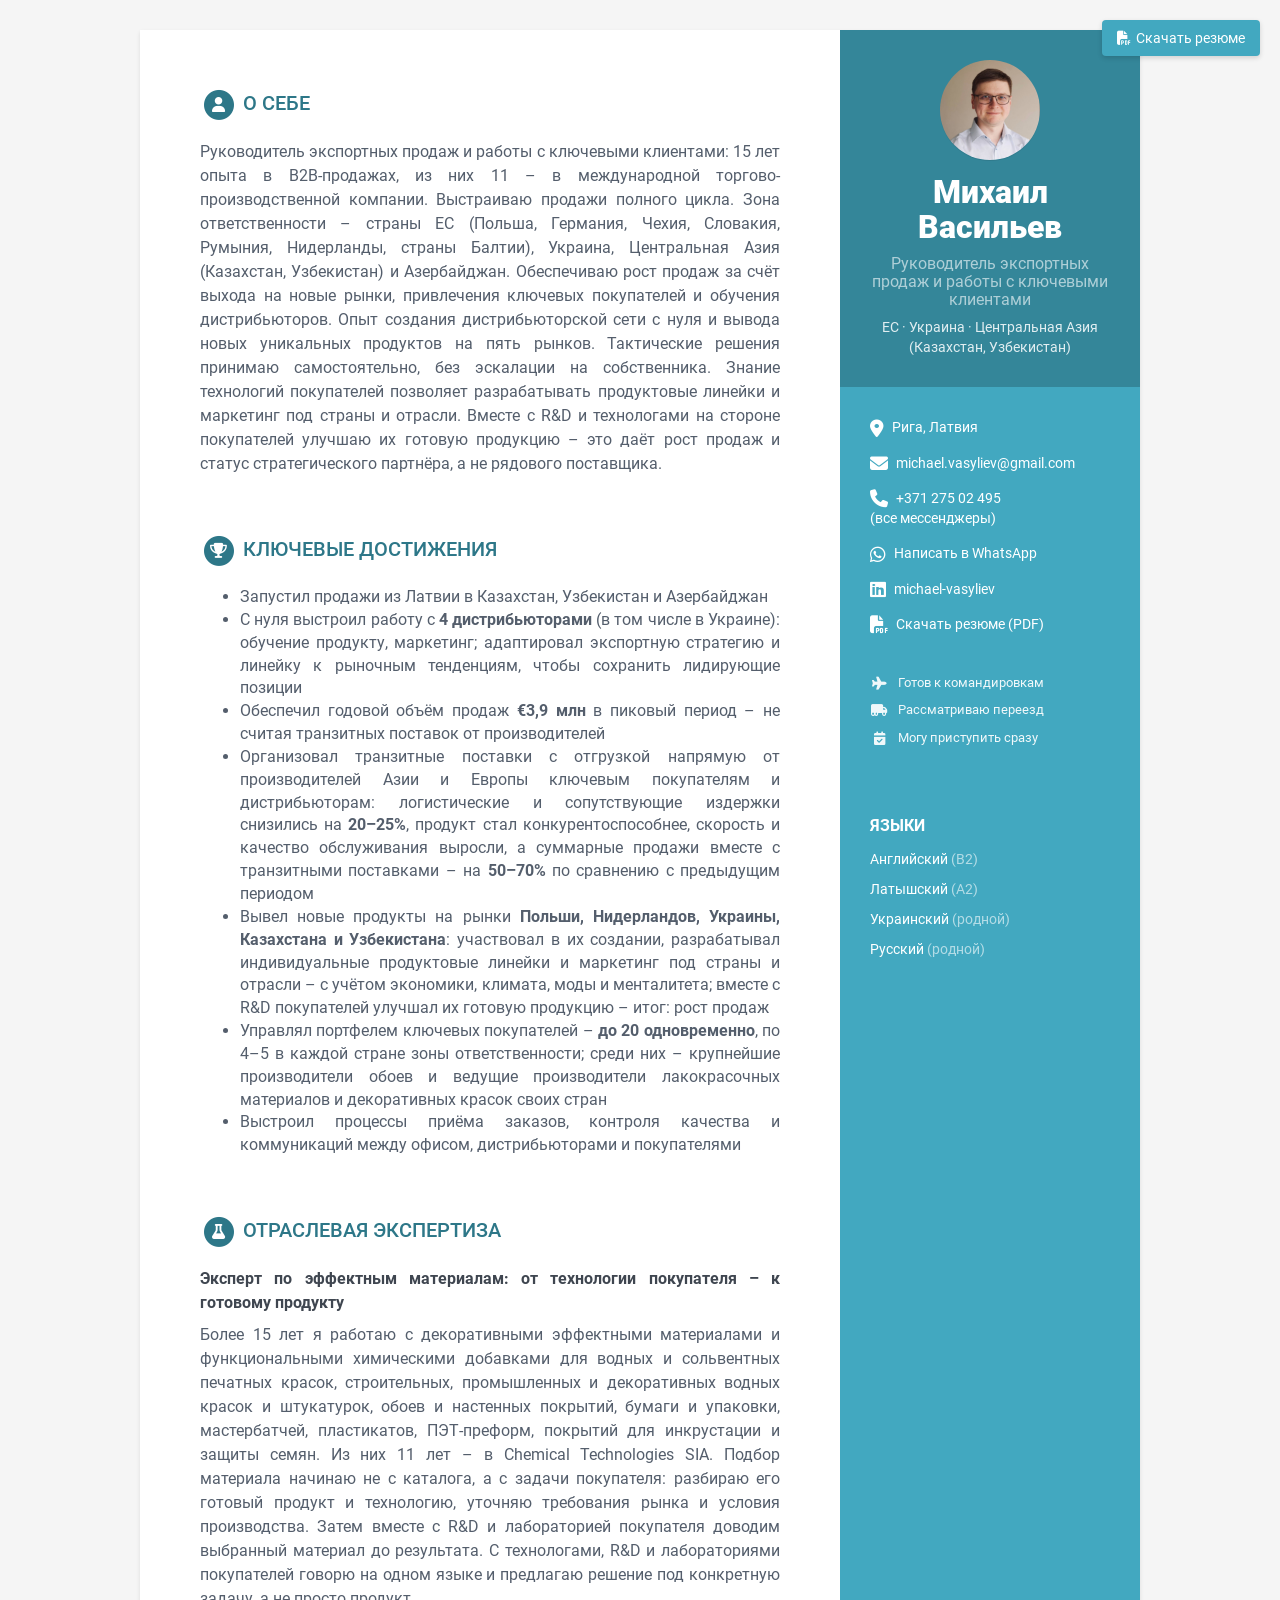
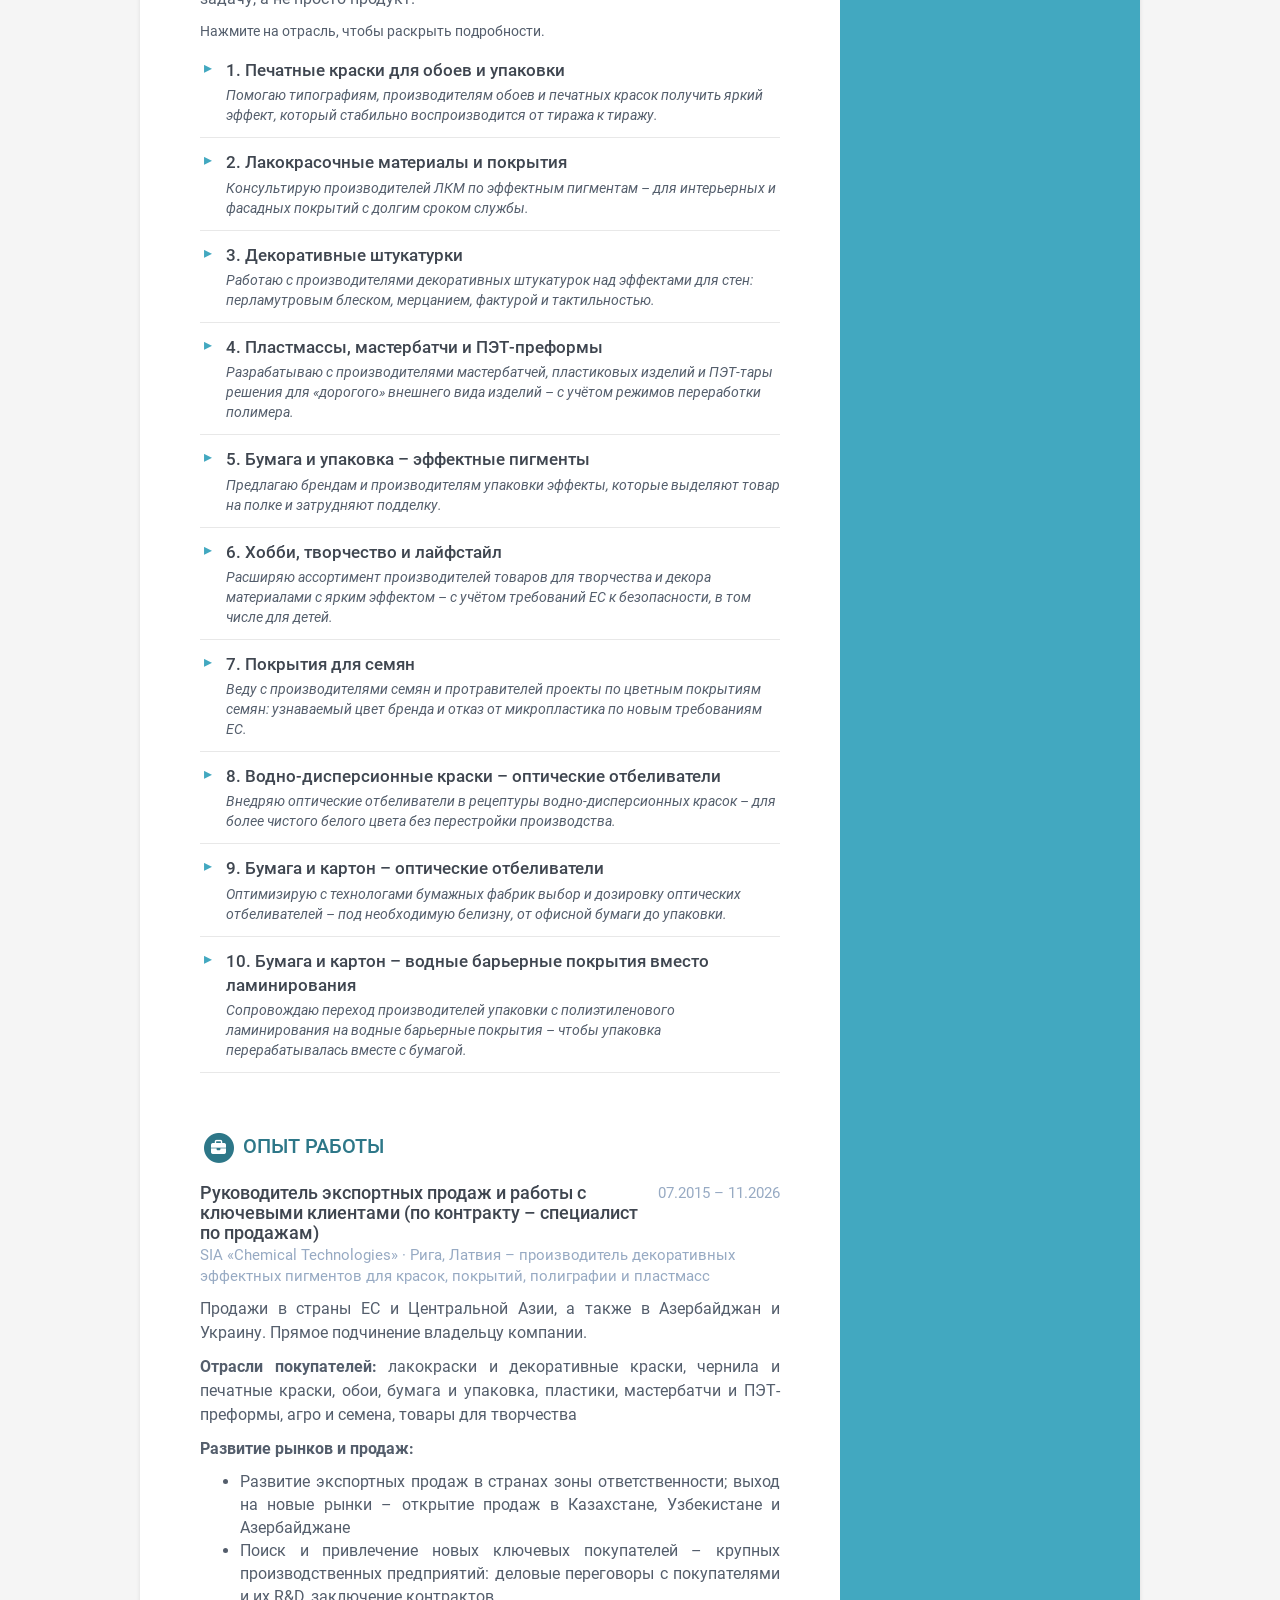
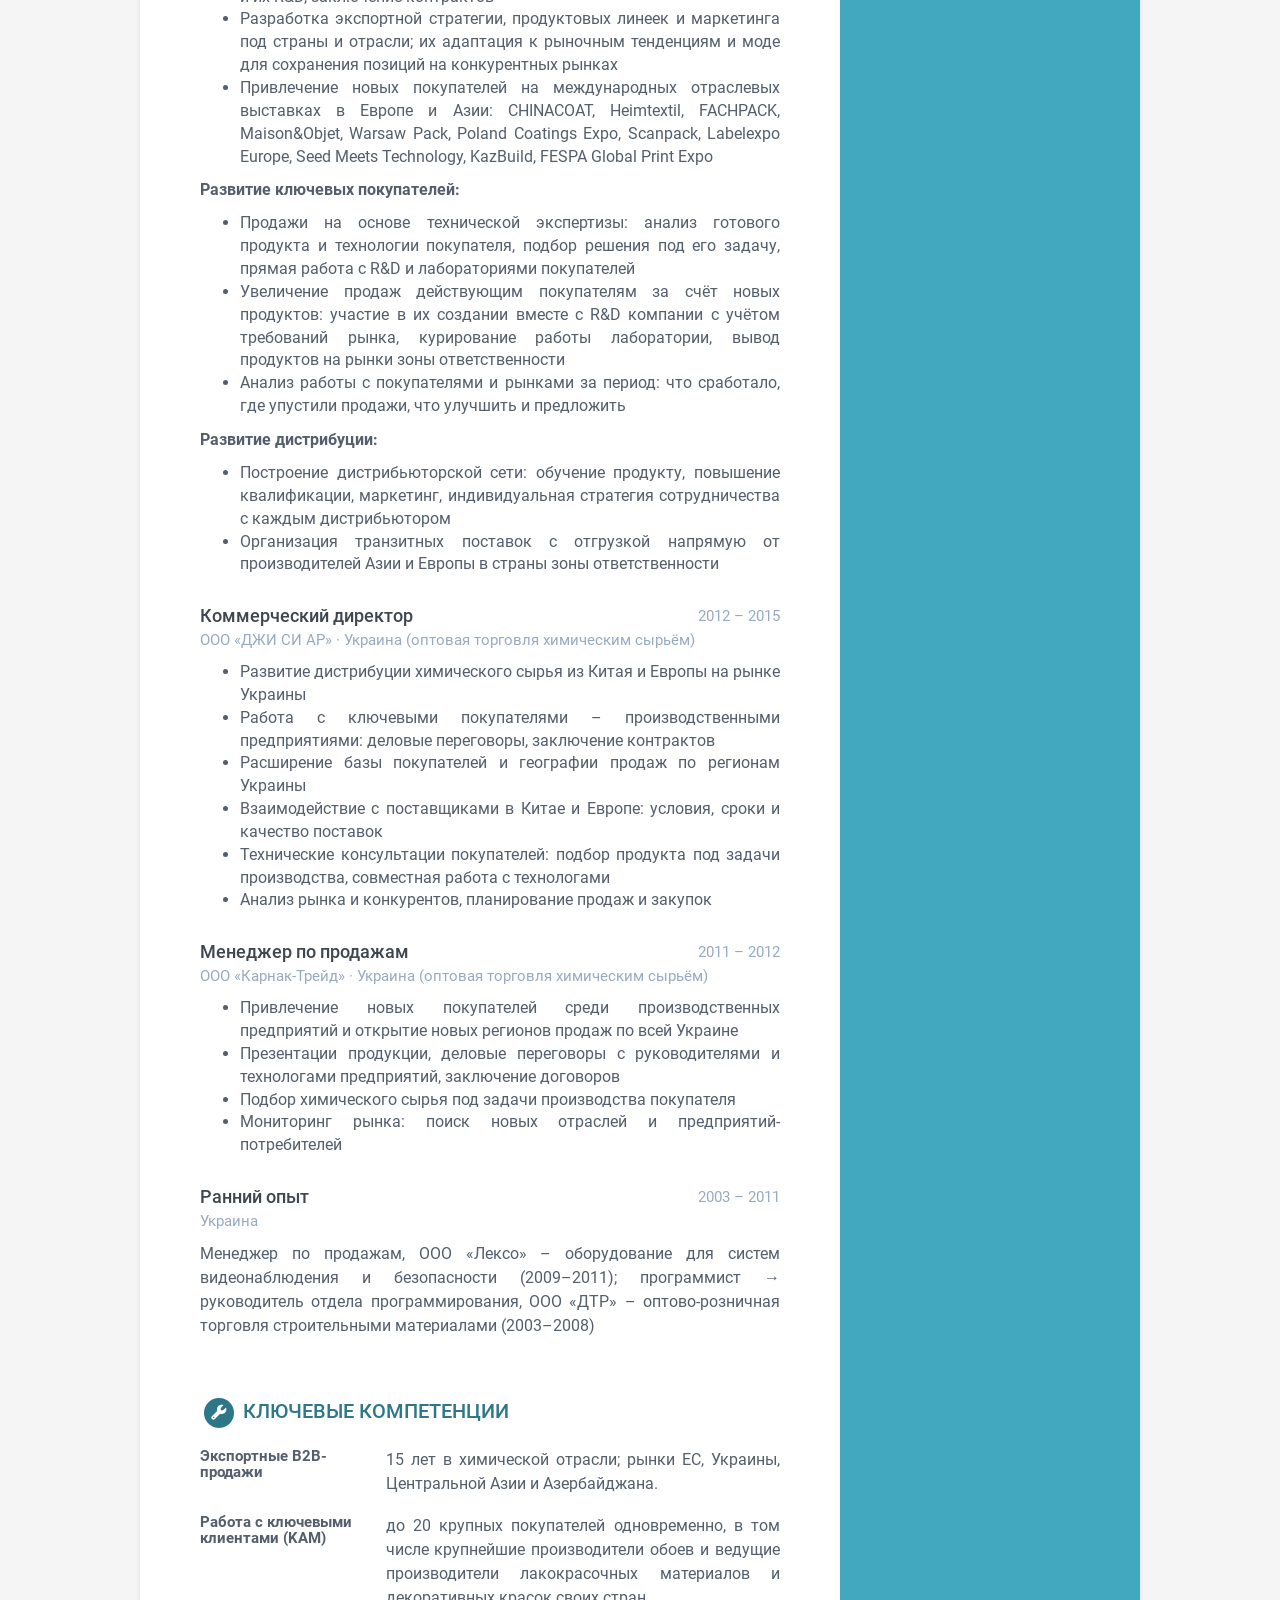
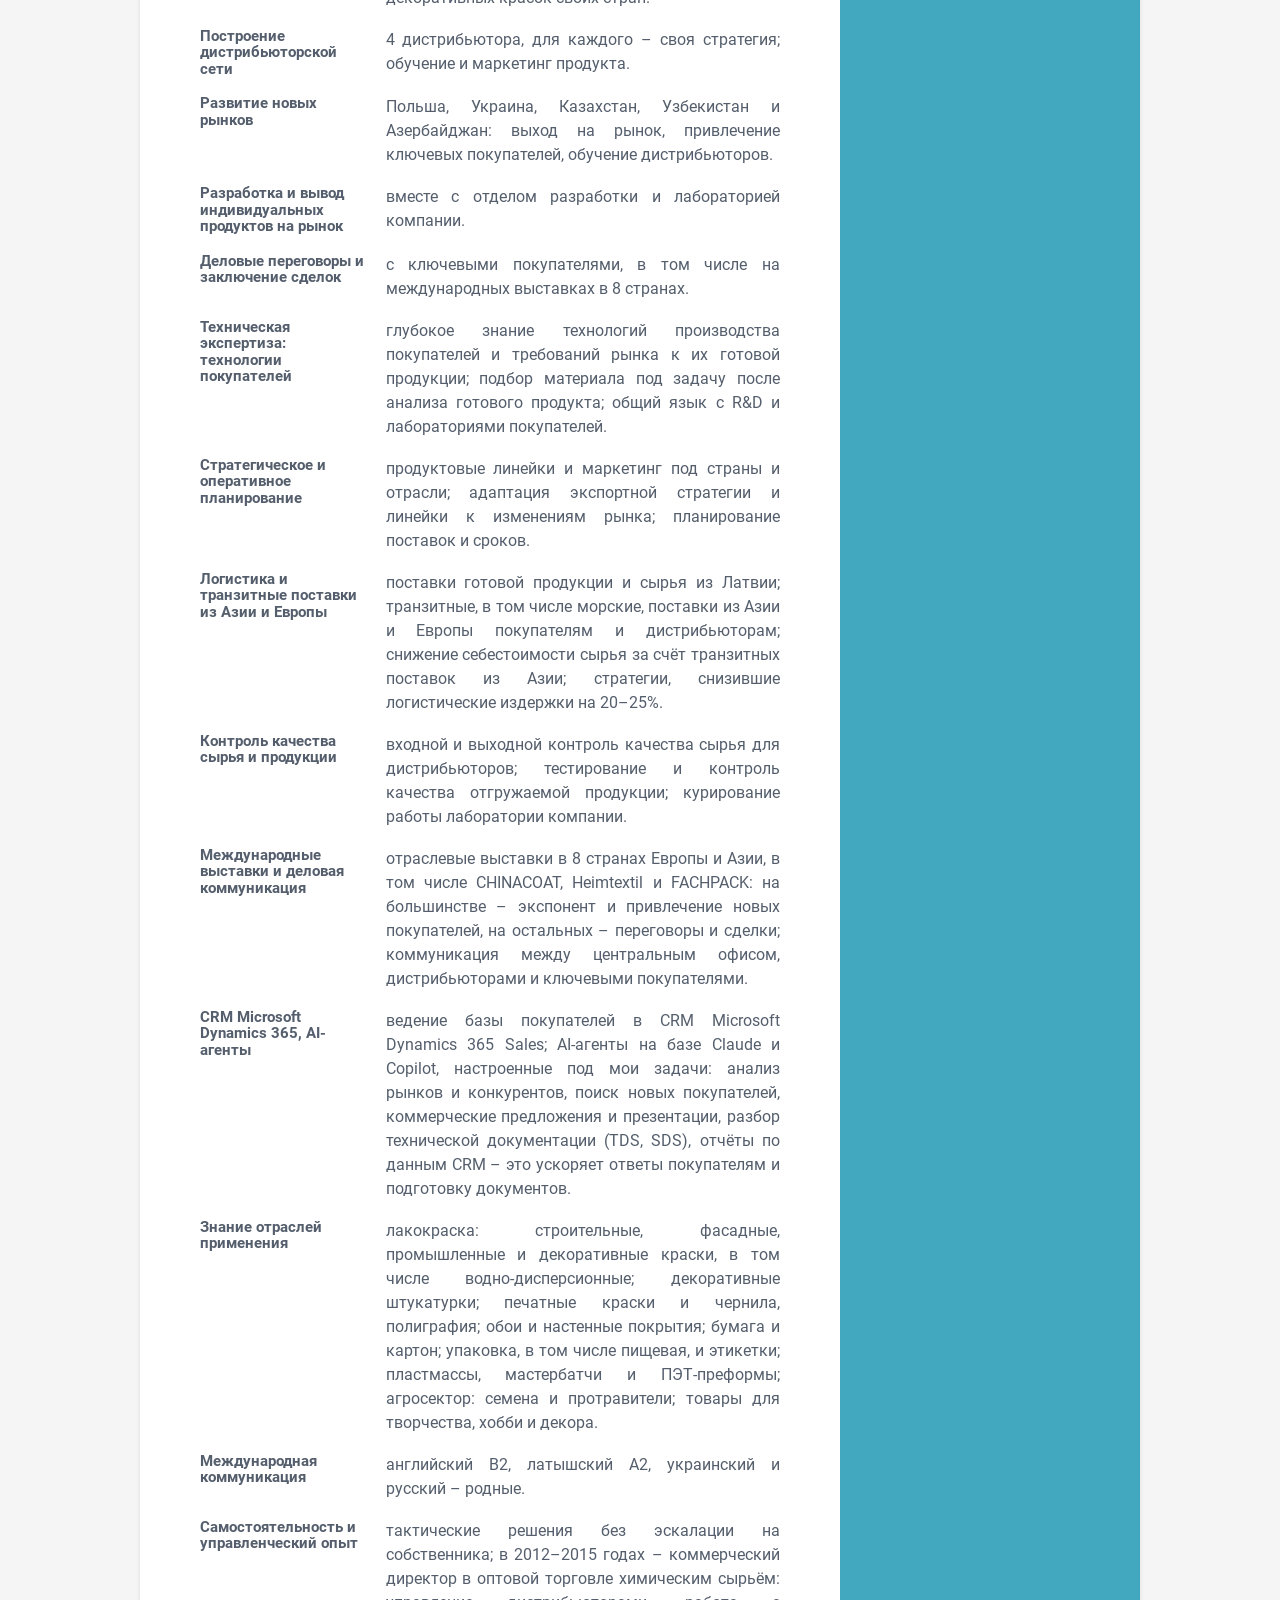
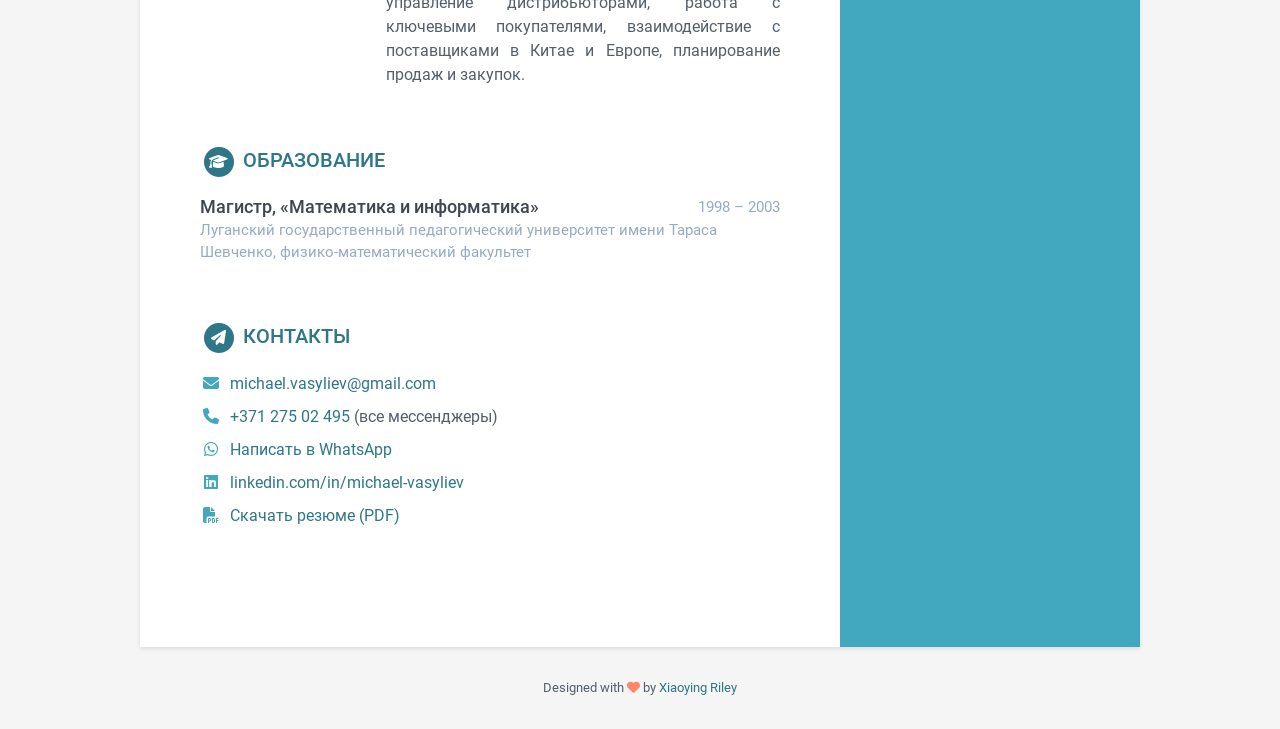
<file: index.html>
<!DOCTYPE html>
<!--[if IE 8]> <html lang="ru" class="ie8"> <![endif]-->
<!--[if IE 9]> <html lang="ru" class="ie9"> <![endif]-->
<!--[if !IE]><!-->
<html lang="ru"> <!--<![endif]-->
<head>
  <title>Михаил Васильев – руководитель экспортных продаж и работы с ключевыми клиентами</title>

  <!-- Meta -->
  <meta charset="utf-8">
  
  <meta http-equiv="X-UA-Compatible" content="IE=edge">
  <meta name="viewport" content="width=device-width, initial-scale=1.0">
  <meta name="description" content="Руководитель экспортных продаж и работы с ключевыми клиентами: 15 лет опыта в B2B-продажах, из них 11 – в международной торгово-производственной компании.">
  <link rel="canonical" href="https://michaelvasyliev.github.io/">
  <meta property="og:type" content="profile">
  <meta property="og:site_name" content="Михаил Васильев">
  <meta property="og:title" content="Михаил Васильев – руководитель экспортных продаж и работы с ключевыми клиентами">
  <meta property="og:description" content="Руководитель экспортных продаж и работы с ключевыми клиентами: 15 лет опыта в B2B-продажах, из них 11 – в международной торгово-производственной компании.">
  <meta property="og:url" content="https://michaelvasyliev.github.io/">
  <meta property="og:image" content="https://michaelvasyliev.github.io/assets/images/card.jpg">
  <meta property="og:image:secure_url" content="https://michaelvasyliev.github.io/assets/images/card.jpg">
  <meta property="og:image:type" content="image/jpeg">
  <meta property="og:image:width" content="1200">
  <meta property="og:image:height" content="630">
  <meta property="og:image:alt" content="Михаил Васильев">
  <meta property="og:locale" content="ru_RU">
  <meta name="twitter:card" content="summary_large_image">

  <!-- Favicon -->
  <link rel="shortcut icon" href="favicon.ico">

  <!-- Global CSS -->
  <link rel="stylesheet" href="/assets/plugins/bootstrap/css/bootstrap.css">

  <!-- Plugins CSS -->
  <link rel="stylesheet" href="/assets/plugins/font-awesome/css/all.css">


  <!-- Theme CSS -->
  <link id="theme-style" rel="stylesheet" href="/assets/css/main.css?v=3cee008b">
  <!-- HTML5 shim and Respond.js for IE8 support of HTML5 elements and media queries -->
  <!--[if lt IE 9]>
      <script src="https://oss.maxcdn.com/html5shiv/3.7.2/html5shiv.min.js"></script>
      <script src="https://oss.maxcdn.com/respond/1.4.2/respond.min.js"></script>
    <![endif]-->
</head>

<body>
  <a href="/Michael_Vasyliev_CV_RU.pdf" download class="print-button cv-button d-print-none">
    <i class="fas fa-file-pdf"></i>Скачать резюме
  </a>


  <div class="wrapper">
    
<div class="sidebar-wrapper">
<div class="sidebar-sticky">

  <div class="profile-container">

    
    <img class="avatar" src="/assets/images/profile.jpg" alt="profile picture" />
    

    
    <h1 class="name">Михаил Васильев</h1>
    

    
    <h3 class="tagline">Руководитель экспортных продаж и работы с ключевыми клиентами</h3>
    <p class="tagline-region">ЕС · Украина · Центральная Азия (Казахстан, Узбекистан)</p>
    

  </div><!--//profile-container-->

  <div class="contact-container container-block">
  <ul class="list-unstyled contact-list">

    
    <li class="location"><i class="fas fa-map-marker-alt"></i> Рига, Латвия</li>
    

    
    <li class="email"><i class="fas fa-envelope"></i>
      <a href="mailto:michael.vasyliev@gmail.com">michael.vasyliev@gmail.com</a>
    </li>
    

    
    <li class="phone"><i class="fas fa-phone"></i>
      <a href="tel:+37127502495">+371 275 02 495</a> <span class="lang-desc">(все мессенджеры)</span>
    </li>
    

    
    <li class="whatsapp"><i class="fab fa-whatsapp"></i>
      <a href="https://wa.me/37127502495" target="_blank" rel="noopener">Написать в WhatsApp</a>
    </li>
    

    

    

    

    

    
    <li class="linkedin"><i class="fab fa-linkedin"></i>
      <a href="https://linkedin.com/in/michael-vasyliev" target="_blank">michael-vasyliev</a>
    </li>
    

    

    

    

    

    
    
    
    
    

    

    

    

    

    

    
    <li class="pdf"><i class="fas fa-file-pdf"></i>
      <a href="/Michael_Vasyliev_CV_RU.pdf" download>Скачать резюме (PDF)</a>
    </li>
    

  </ul>
</div><!--//contact-container-->

  
<div class="conditions-container container-block">
  <ul class="list-unstyled conditions-list">
    <li><i class="fas fa-plane"></i><span>Готов к командировкам</span></li>
    <li><i class="fas fa-truck-moving"></i><span>Рассматриваю переезд</span></li>
    <li><i class="fas fa-calendar-check"></i><span>Могу приступить сразу</span></li>
    
  </ul>
</div>


  

  

<div class="languages-container container-block">

  <h2 class="container-block-title">
    Языки
  </h2>

  <ul class="list-unstyled interests-list">
    
    <li>
      Английский
      <span class="lang-desc">(B2)</span>
    </li>
    
    <li>
      Латышский
      <span class="lang-desc">(A2)</span>
    </li>
    
    <li>
      Украинский
      <span class="lang-desc">(родной)</span>
    </li>
    
    <li>
      Русский
      <span class="lang-desc">(родной)</span>
    </li>
    
  </ul>

</div><!--//interests-->


  



  

</div></div><!--//sidebar-wrapper-->


    <div class="main-wrapper">
      

<section class="section summary-section">

  <h2 class="section-title">
    <span class="fa-stack fa-xs">
      <i class="fas fa-circle fa-stack-2x"></i>
      <i class="fas fa-user fa-stack-1x fa-inverse"></i>
    </span>
    О себе
  </h2>

  <div class="summary">
    <p>Руководитель экспортных продаж и работы с ключевыми клиентами: 15 лет опыта в B2B-продажах, из них 11 – в международной торгово-производственной компании. Выстраиваю продажи полного цикла. Зона ответственности – страны ЕС (Польша, Германия, Чехия, Словакия, Румыния, Нидерланды, страны Балтии), Украина, Центральная Азия (Казахстан, Узбекистан) и Азербайджан. Обеспечиваю рост продаж за счёт выхода на новые рынки, привлечения ключевых покупателей и обучения дистрибьюторов. Опыт создания дистрибьюторской сети с нуля и вывода новых уникальных продуктов на пять рынков. Тактические решения принимаю самостоятельно, без эскалации на собственника. Знание технологий покупателей позволяет разрабатывать продуктовые линейки и маркетинг под страны и отрасли. Вместе с R&amp;D и технологами на стороне покупателей улучшаю их готовую продукцию – это даёт рост продаж и статус стратегического партнёра, а не рядового поставщика.</p>

  </div><!--//summary-->
    
</section><!--//section-->





<section class="section summary-section achievements-section">
  <h2 class="section-title">
    <span class="fa-stack fa-xs"><i class="fas fa-circle fa-stack-2x"></i><i class="fas fa-trophy fa-stack-1x fa-inverse"></i></span>
    Ключевые достижения
  </h2>
  <div class="summary"><ul>
  <li>Запустил продажи из Латвии в Казахстан, Узбекистан и Азербайджан</li>
  <li>С нуля выстроил работу с <strong>4 дистрибьюторами</strong> (в том числе в Украине): обучение продукту, маркетинг; адаптировал экспортную стратегию и линейку к рыночным тенденциям, чтобы сохранить лидирующие позиции</li>
  <li>Обеспечил годовой объём продаж <strong>€3,9 млн</strong> в пиковый период – не считая транзитных поставок от производителей</li>
  <li>Организовал транзитные поставки с отгрузкой напрямую от производителей Азии и Европы ключевым покупателям и дистрибьюторам: логистические и сопутствующие издержки снизились на <strong>20⁠–⁠25%</strong>, продукт стал конкурентоспособнее, скорость и качество обслуживания выросли, а суммарные продажи вместе с транзитными поставками – на <strong>50⁠–⁠70%</strong> по сравнению с предыдущим периодом</li>
  <li>Вывел новые продукты на рынки <strong>Польши, Нидерландов, Украины, Казахстана и Узбекистана</strong>: участвовал в их создании, разрабатывал индивидуальные продуктовые линейки и маркетинг под страны и отрасли – с учётом экономики, климата, моды и менталитета; вместе с R&amp;D покупателей улучшал их готовую продукцию – итог: рост продаж</li>
  <li>Управлял портфелем ключевых покупателей – <strong>до 20 одновременно</strong>, по 4⁠–⁠5 в каждой стране зоны ответственности; среди них – крупнейшие производители обоев и ведущие производители лакокрасочных материалов и декоративных красок своих стран</li>
  <li>Выстроил процессы приёма заказов, контроля качества и коммуникаций между офисом, дистрибьюторами и покупателями</li>
</ul>
</div>
</section>





<section class="section expertise-section">
  <h2 class="section-title">
    <span class="fa-stack fa-xs"><i class="fas fa-circle fa-stack-2x"></i><i class="fas fa-flask fa-stack-1x fa-inverse"></i></span>
    Отраслевая экспертиза
  </h2>
  <div class="summary">
    <p class="expertise-lead"><strong>Эксперт по эффектным материалам: от технологии покупателя – к готовому продукту</strong></p>
    <p>Более 15 лет я работаю с декоративными эффектными материалами и функциональными химическими добавками для водных и сольвентных печатных красок, строительных, промышленных и декоративных водных красок и штукатурок, обоев и настенных покрытий, бумаги и упаковки, мастербатчей, пластикатов, ПЭТ-преформ, покрытий для инкрустации и защиты семян. Из них 11 лет – в Chemical Technologies SIA. Подбор материала начинаю не с каталога, а с задачи покупателя: разбираю его готовый продукт и технологию, уточняю требования рынка и условия производства. Затем вместе с R&amp;D и лабораторией покупателя доводим выбранный материал до результата. С технологами, R&amp;D и лабораториями покупателей говорю на одном языке и предлагаю решение под конкретную задачу, а не просто продукт.</p>

  </div>
  
    <p class="expertise-hint">Нажмите на отрасль, чтобы раскрыть подробности.</p>
    
    <details class="expertise-block">
      <summary><span class="expertise-title">1. Печатные краски для обоев и упаковки</span><span class="expertise-subtitle">Помогаю типографиям, производителям обоев и печатных красок получить яркий эффект, который стабильно воспроизводится от тиража к тиражу.</span></summary>
      <div class="details"><ul>
  <li><strong>Разбираюсь в технологиях:</strong> глубокой, флексографской, трафаретной и офсетной печати; водных, сольвентных
и УФ-красках; надпечатных лаках.</li>
  <li><strong>Материалы:</strong> белоснежные, интерференционные и золотые перламутровые пигменты,
алюминиевые и бронзовые пигменты, материалы для тактильного эффекта софт-тач, PET-глиттеры.</li>
  <li><strong>При подборе учитываю требования к пигментам:</strong>
    <ul>
      <li>фракцию под тип печати;</li>
      <li>совместимость с водной, сольвентной или УФ-системой, стабильность в краске без оседания;</li>
      <li>хороший перенос и блеск даже в тонком слое;</li>
      <li>стойкость бронз к потемнению, а глиттеров – к растворителям.</li>
    </ul>
  </li>
  <li><strong>Что проверяем вместе с покупателем:</strong>
    <ul>
      <li>соответствие требованиям рынка, модным трендам и ожиданиям конечных потребителей;</li>
      <li>яркость и стабильность эффекта во всём тираже;</li>
      <li>стойкость к истиранию и царапанию, адгезию;</li>
      <li>светостойкость;</li>
      <li>пригодность для пищевой упаковки – по документам на материал и испытаниям покупателя.</li>
    </ul>
  </li>
</ul>
</div>
    </details>
    
    <details class="expertise-block">
      <summary><span class="expertise-title">2. Лакокрасочные материалы и покрытия</span><span class="expertise-subtitle">Консультирую производителей ЛКМ по эффектным пигментам – для интерьерных и фасадных покрытий с долгим сроком службы.</span></summary>
      <div class="details"><ul>
  <li><strong>Анализирую технологию покупателя:</strong> распыление, нанесение кистью и валиком, окраску металлопроката (coil coating),
порошковую окраску; водные, сольвентные и порошковые системы.</li>
  <li><strong>Подбираю и обосновываю:</strong> белые, золотые, бронзовые и медные перламутровые
пигменты, в том числе погодостойкие; алюминиевые пигменты формы «silver dollar» и металлические бронзовые
пигменты.</li>
  <li><strong>Снижаю риски – пигмент должен быть:</strong>
    <ul>
      <li>погодостойким и УФ-стабильным – для фасадов;</li>
      <li>стабильным в водных системах: алюминий – только стабилизированный, без газовыделения;</li>
      <li>прочным: пластинки не должны разрушаться при перемешивании и распылении;</li>
      <li>правильно ориентированным в плёнке.</li>
    </ul>
  </li>
  <li><strong>Держу в фокусе ожидания рынка:</strong>
    <ul>
      <li>равномерного эффекта без полос и «облаков»;</li>
      <li>насыщенного блеска и игры цвета под углом, укрывистости;</li>
      <li>долговечности на улице, стойкости к истиранию;</li>
      <li>одинакового вида от партии к партии.</li>
    </ul>
  </li>
</ul>
</div>
    </details>
    
    <details class="expertise-block">
      <summary><span class="expertise-title">3. Декоративные штукатурки</span><span class="expertise-subtitle">Работаю с производителями декоративных штукатурок над эффектами для стен: перламутровым блеском, мерцанием, фактурой и тактильностью.</span></summary>
      <div class="details"><ul>
  <li><strong>Разбираю процесс покупателя:</strong> нанесение шпателем и кельмой (венецианские и фактурные штукатурки),
валиком, напылением; акриловые, известковые и силикатные системы; финишные воски и лаки.</li>
  <li><strong>Подбираем вместе с технологом покупателя:</strong> материалы с тактильным эффектом софт-тач,
перламутровые пигменты для белоснежных ярких и матовых эффектов, слюдяные хлопья, пластиковые шарики.</li>
  <li><strong>На что обращаю внимание:</strong>
    <ul>
      <li>щелочестойкость в известковых и силикатных системах;</li>
      <li>стабильность в пасте при хранении, без оседания и изменения цвета;</li>
      <li>фракцию под толщину слоя и способ нанесения, равномерное распределение при работе шпателем;</li>
      <li>светостойкость.</li>
    </ul>
  </li>
  <li><strong>Ориентируемся на ожидания рынка:</strong>
    <ul>
      <li>выразительный эффект: приятную тактильность, глубину цвета, яркость или матовость, мерцание, фактуру;</li>
      <li>равномерность на большой площади, повторяемость от партии к партии;</li>
      <li>стойкость к мытью и истиранию, долговечность.</li>
    </ul>
  </li>
</ul>
</div>
    </details>
    
    <details class="expertise-block">
      <summary><span class="expertise-title">4. Пластмассы, мастербатчи и ПЭТ-преформы</span><span class="expertise-subtitle">Разрабатываю с производителями мастербатчей, пластиковых изделий и ПЭТ-тары решения для «дорогого» внешнего вида изделий – с учётом режимов переработки полимера.</span></summary>
      <div class="details"><ul>
  <li><strong>Опираюсь на метод переработки:</strong> литьё под давлением, экструзию плёнок, листов и профилей, выдувное формование,
литьё ПЭТ-преформ и выдув из них бутылок и флаконов, производство мастербатчей на экструдерах.</li>
  <li><strong>Предлагаю комбинации:</strong> декоративных пигментов, красителей и функциональных добавок.</li>
  <li><strong>Отслеживаю ключевые параметры:</strong>
    <ul>
      <li>термостабильность при температуре переработки полимера;</li>
      <li>бережное диспергирование без разрушения частиц эффектных пигментов, низкую пыльность;</li>
      <li>совместимость с полимером, стойкость к миграции;</li>
      <li>минимальное влияние на вторичную переработку ПЭТ.</li>
    </ul>
  </li>
  <li><strong>Цель – готовое изделие покупателя, которое:</strong>
    <ul>
      <li>выглядит равномерно, без видимых линий течения и спая – за счёт правильной конструкции литника
и режимов литья;</li>
      <li>сохраняет цвет от партии к партии;</li>
      <li>не теряет механических свойств;</li>
      <li>безопасно при контакте с пищевыми продуктами и в детских товарах – по документам на материалы
и испытаниям покупателя;</li>
      <li>в случае ПЭТ-тары – равномерно переливается по всей поверхности, сохраняет прочность и пригодно
к переработке.</li>
    </ul>
  </li>
</ul>
</div>
    </details>
    
    <details class="expertise-block">
      <summary><span class="expertise-title">5. Бумага и упаковка – эффектные пигменты</span><span class="expertise-subtitle">Предлагаю брендам и производителям упаковки эффекты, которые выделяют товар на полке и затрудняют подделку.</span></summary>
      <div class="details"><ul>
  <li><strong>Понимаю процесс печати и отделки:</strong> глубокую, флексо-, офсетную и трафаретную печать; сплошное
и выборочное лакирование водными и УФ-лаками; нанесение покрытий на бумагу, печать этикеток.</li>
  <li><strong>Умею максимально эффективно применять:</strong> интерференционные и золотые перламутровые пигменты,
бронзовые пигменты, PET-глиттеры.</li>
  <li><strong>Учитываю в первую очередь:</strong>
    <ul>
      <li>мелкую фракцию для тонких слоёв;</li>
      <li>совместимость с водными и УФ-системами;</li>
      <li>низкий запах и низкую миграцию для пищевой упаковки;</li>
      <li>стойкость глиттеров к растворителям;</li>
      <li>трудновоспроизводимые эффекты для защиты от подделок.</li>
    </ul>
  </li>
  <li><strong>Работаем над тем, чтобы готовая упаковка:</strong>
    <ul>
      <li>выглядела премиально на полке;</li>
      <li>выдерживала истирание при транспортировке;</li>
      <li>была безопасной для пищевых продуктов – по документам на материалы и испытаниям покупателя;</li>
      <li>подходила для переработки и затрудняла подделку.</li>
    </ul>
  </li>
</ul>
</div>
    </details>
    
    <details class="expertise-block">
      <summary><span class="expertise-title">6. Хобби, творчество и лайфстайл</span><span class="expertise-subtitle">Расширяю ассортимент производителей товаров для творчества и декора материалами с ярким эффектом – с учётом требований ЕС к безопасности, в том числе для детей.</span></summary>
      <div class="details"><ul>
  <li><strong>Знаю на практике:</strong> заливку эпоксидными и полиуретановыми смолами, краски и пасты для творчества,
текстильную и трафаретную печать, декор.</li>
  <li><strong>Комбинирую для необходимого эффекта:</strong> PET-глиттеры, декоративные хлопья (флейки),
флуоресцентные и люминесцентные пигменты, пластиковые шарики, ПУ-порошки, перламутровые пигменты.</li>
  <li><strong>Слежу, чтобы материалы были:</strong>
    <ul>
      <li>с ярким насыщенным эффектом;</li>
      <li>люминесцентные – с долгим свечением, флуоресцентные – светостойкими;</li>
      <li>стойкими в смолах и растворителях;</li>
      <li>безопасными и соответствующими REACH, нормам для игрушек (EN 71-3) и ограничениям ЕС по микропластику –
по документам на материалы и испытаниям покупателя.</li>
    </ul>
  </li>
  <li><strong>Понимаю, чего ждёт конечный потребитель:</strong>
    <ul>
      <li>эффекта, заметного с первого взгляда;</li>
      <li>безопасности для пользователя, в том числе для детей;</li>
      <li>стабильного результата и соответствия требованиям ЕС.</li>
    </ul>
  </li>
</ul>
</div>
    </details>
    
    <details class="expertise-block">
      <summary><span class="expertise-title">7. Покрытия для семян</span><span class="expertise-subtitle">Веду с производителями семян и протравителей проекты по цветным покрытиям семян: узнаваемый цвет бренда и отказ от микропластика по новым требованиям ЕС.</span></summary>
      <div class="details"><ul>
  <li><strong>Свободно ориентируюсь в технологиях:</strong> плёночном покрытии, инкрустировании, дражировании; работе барабанных
и ротационных установок; нанесении вместе с протравителями.</li>
  <li><strong>Рекомендую для семян:</strong> перламутровые пигменты на базе синтетической
слюды, без микропластика, для органического и традиционного семеноводства.</li>
  <li><strong>Ставлю в приоритет:</strong>
    <ul>
      <li>минимальное пылеотделение по тесту Heubach;</li>
      <li>отсутствие микропластика по Регламенту ЕС 2023/2055;</li>
      <li>отсутствие влияния на всхожесть;</li>
      <li>низкую водную активность – стабильность без биоцидов;</li>
      <li>совместимость с протравителями и полимерами покрытия.</li>
    </ul>
  </li>
  <li><strong>Работаю на результат, которого ждёт рынок:</strong>
    <ul>
      <li>всхожесть не хуже, чем у необработанных семян;</li>
      <li>низкое пылеотделение;</li>
      <li>хорошую сыпучесть и равномерный высев сеялкой;</li>
      <li>узнаваемый цвет и блеск бренда, защиту от подделок скрытым УФ-маркером.</li>
    </ul>
  </li>
</ul>
</div>
    </details>
    
    <details class="expertise-block">
      <summary><span class="expertise-title">8. Водно-дисперсионные краски – оптические отбеливатели</span><span class="expertise-subtitle">Внедряю оптические отбеливатели в рецептуры водно-дисперсионных красок – для более чистого белого цвета без перестройки производства.</span></summary>
      <div class="details"><ul>
  <li><strong>Знаю весь цикл:</strong> производство водно-дисперсионных красок (диспергирование, разбавление,
доводка), колеровку, нанесение валиком, кистью и распылением.</li>
  <li><strong>Раскрываю возможности продуктов:</strong> жидких анионных оптических отбеливателей для водных
дисперсий. Они поглощают ультрафиолет и светятся синим, поэтому белый выглядит чище и ярче. Применяются
в интерьерных красках, белых базах под колеровку, грунтах, финишных шпатлёвках.</li>
  <li><strong>Выверяю с технологом покупателя:</strong>
    <ul>
      <li>совместимость с акриловыми, стирол-акриловыми, полиуретановыми и ПВА-дисперсиями;</li>
      <li>рабочий pH, как у самой краски;</li>
      <li>точную дозировку – десятые доли процента: передозировка не прибавляет белизны и может дать зеленоватый
оттенок;</li>
      <li>удобный ввод: это жидкость низкой вязкости, она не пылит, добавлять её лучше всего на стадии разбавления.</li>
    </ul>
  </li>
  <li><strong>Сопровождаю до результата: готовая краска</strong>
    <ul>
      <li>даёт чистый яркий белый без желтизны и зеленоватого оттенка;</li>
      <li>сохраняет белизну со временем;</li>
      <li>не теряет вязкости, укрывистости и стойкости к мытью;</li>
      <li>точно колеруется с учётом свечения под ультрафиолетом;</li>
      <li>стабильна при хранении.</li>
    </ul>
  </li>
</ul>
</div>
    </details>
    
    <details class="expertise-block">
      <summary><span class="expertise-title">9. Бумага и картон – оптические отбеливатели</span><span class="expertise-subtitle">Оптимизирую с технологами бумажных фабрик выбор и дозировку оптических отбеливателей – под необходимую белизну, от офисной бумаги до упаковки.</span></summary>
      <div class="details"><ul>
  <li><strong>Работаю на всех стадиях:</strong>
    <ul>
      <li>вводе в бумажную массу в мокрой части бумагоделательной машины;</li>
      <li>поверхностной проклейке в клеильном прессе;</li>
      <li>меловании.</li>
    </ul>

    <p>Виды продукции: офисная, офсетная, мелованная, упаковочная, декоративная и газетная бумага,
санитарно-гигиенические изделия.</p>
  </li>
  <li><strong>Различаю и применяю:</strong> жидкие оптические отбеливатели стильбенового ряда:
    <ul>
      <li>дисульфированные – с высоким сродством к волокну, для ввода в массу;</li>
      <li>тетрасульфированные – универсальные;</li>
      <li>гексасульфированные – для поверхности, дают максимальную белизну.</li>
    </ul>
  </li>
  <li><strong>Закладываю в рекомендацию:</strong>
    <ul>
      <li>тип отбеливателя под точку ввода: в массу, в проклейку или в меловальную пасту;</li>
      <li>устойчивость к «гашению» катионными добавками мокрой части – удерживающими веществами, катионным
крахмалом;</li>
      <li>стойкость к щелочам и перекиси водорода, термостойкость при сушке;</li>
      <li>хорошее удержание на волокне – меньше потерь с оборотной водой;</li>
      <li>правильную дозировку: при передозировке белизна падает и появляется зеленоватый оттенок;</li>
      <li>учёт наполнителей и других поглотителей ультрафиолета.</li>
    </ul>
  </li>
  <li><strong>Подбираю решение так, чтобы готовая бумага:</strong>
    <ul>
      <li>имела высокую белизну (CIE) и яркость (ISO) со стабильным оттенком от партии к партии;</li>
      <li>сохраняла белизну и не желтела на свету;</li>
      <li>хорошо печаталась на офисных лазерных и струйных принтерах и в офсете;</li>
      <li>для защищённых сортов – давала контролируемое свечение под ультрафиолетом.</li>
    </ul>
  </li>
</ul>
</div>
    </details>
    
    <details class="expertise-block">
      <summary><span class="expertise-title">10. Бумага и картон – водные барьерные покрытия вместо ламинирования</span><span class="expertise-subtitle">Сопровождаю переход производителей упаковки с полиэтиленового ламинирования на водные барьерные покрытия – чтобы упаковка перерабатывалась вместе с бумагой.</span></summary>
      <div class="details"><ul>
  <li><strong>Прорабатываю с покупателем процесс:</strong> нанесение водных барьерных дисперсий на бумагу и картон –
на бумагоделательной машине или отдельно (на ракельных и стержневых установках, в клеильном прессе, методами
глубокой и флексографской печати); сушку.</li>
  <li><strong>Предлагаю решения под упаковываемый продукт:</strong> водные барьерные покрытия от влаги, от жира и масла,
от водяного пара.</li>
  <li><strong>Определяю, каким должно быть покрытие:</strong>
    <ul>
      <li>с необходимыми барьерными свойствами: по водопоглощению (Cobb), жиростойкости (KIT-тест), паропроницаемости,
стойкости к маслу, кофе и истиранию;</li>
      <li>эффективным при малой массе – обычно 5⁠–⁠15 г/м² против 25⁠–⁠50 г/м² у полиэтилена;</li>
      <li>сплошным, без трещин на сгибах и биговке;</li>
      <li>не слипающимся в рулоне и стопе;</li>
      <li>если требуется – термосвариваемым и совместимым с печатью и клеем;</li>
      <li>распускаемым при переработке макулатуры;</li>
      <li>для пищевой упаковки – безопасным и без PFAS: с 12 августа 2026 года это требование ЕС.</li>
    </ul>
  </li>
  <li><strong>Исхожу из ожиданий рынка:</strong>
    <ul>
      <li>защиты продукта от влаги, жира и пара весь срок хранения;</li>
      <li>безопасности для пищевых продуктов;</li>
      <li>переработки вместе с бумагой и картоном и соответствия новым требованиям ЕС к упаковке;</li>
      <li>хорошего внешнего вида и печатаемости;</li>
      <li>стабильной работы на упаковочном оборудовании: без проблем при складывании и сварке, без слипания.</li>
    </ul>
  </li>
</ul>
</div>
    </details>
    
  
</section>





<section class="section experiences-section">
  <h2 class="section-title">
    <span class="fa-stack fa-xs">
      <i class="fas fa-circle fa-stack-2x"></i>
      <i class="fas fa-briefcase fa-stack-1x fa-inverse"></i>
    </span>
    Опыт работы
  </h2>

  
  <div class="item">

    <div class="meta">

      <div class="upper-row">
        <h3 class="job-title">Руководитель экспортных продаж и работы с ключевыми клиентами (по контракту – специалист по продажам)</h3>
        <div class="time">07.2015 – 11.2026</div>
      </div><!--//upper-row-->

      <div class="company">SIA «Chemical Technologies» · Рига, Латвия – производитель декоративных эффектных пигментов для красок, покрытий, полиграфии и пластмасс</div>

    </div><!--//meta-->

    
    <div class="details">
      <p>Продажи в страны ЕС и Центральной Азии, а также в Азербайджан и Украину. Прямое подчинение владельцу компании.</p>

<p><strong>Отрасли покупателей:</strong> лакокраски и декоративные краски, чернила и печатные краски, обои, бумага и упаковка, пластики, мастербатчи и ПЭТ-преформы, агро и семена, товары для творчества</p>

<p><strong>Развитие рынков и продаж:</strong></p>

<ul>
  <li>Развитие экспортных продаж в странах зоны ответственности; выход на новые рынки – открытие продаж в Казахстане, Узбекистане и Азербайджане</li>
  <li>Поиск и привлечение новых ключевых покупателей – крупных производственных предприятий: деловые переговоры с покупателями и их R&amp;D, заключение контрактов</li>
  <li>Разработка экспортной стратегии, продуктовых линеек и маркетинга под страны и отрасли; их адаптация к рыночным тенденциям и моде для сохранения позиций на конкурентных рынках</li>
  <li>Привлечение новых покупателей на международных отраслевых выставках в Европе и Азии: CHINACOAT, Heimtextil, FACHPACK, Maison&amp;Objet, Warsaw Pack, Poland Coatings Expo, Scanpack, Labelexpo Europe, Seed Meets Technology, KazBuild, FESPA Global Print Expo</li>
</ul>

<p><strong>Развитие ключевых покупателей:</strong></p>

<ul>
  <li>Продажи на основе технической экспертизы: анализ готового продукта и технологии покупателя, подбор решения под его задачу, прямая работа с R&amp;D и лабораториями покупателей</li>
  <li>Увеличение продаж действующим покупателям за счёт новых продуктов: участие в их создании вместе с R&amp;D компании с учётом требований рынка, курирование работы лаборатории, вывод продуктов на рынки зоны ответственности</li>
  <li>Анализ работы с покупателями и рынками за период: что сработало, где упустили продажи, что улучшить и предложить</li>
</ul>

<p><strong>Развитие дистрибуции:</strong></p>

<ul>
  <li>Построение дистрибьюторской сети: обучение продукту, повышение квалификации, маркетинг, индивидуальная стратегия сотрудничества с каждым дистрибьютором</li>
  <li>Организация транзитных поставок с отгрузкой напрямую от производителей Азии и Европы в страны зоны ответственности</li>
</ul>

    </div><!--//details-->
    

  </div><!--//item-->
  
  <div class="item">

    <div class="meta">

      <div class="upper-row">
        <h3 class="job-title">Коммерческий директор</h3>
        <div class="time">2012 – 2015</div>
      </div><!--//upper-row-->

      <div class="company">ООО «ДЖИ СИ АР» · Украина (оптовая торговля химическим сырьём)</div>

    </div><!--//meta-->

    
    <div class="details">
      <ul>
  <li>Развитие дистрибуции химического сырья из Китая и Европы на рынке Украины</li>
  <li>Работа с ключевыми покупателями – производственными предприятиями: деловые переговоры, заключение контрактов</li>
  <li>Расширение базы покупателей и географии продаж по регионам Украины</li>
  <li>Взаимодействие с поставщиками в Китае и Европе: условия, сроки и качество поставок</li>
  <li>Технические консультации покупателей: подбор продукта под задачи производства, совместная работа с технологами</li>
  <li>Анализ рынка и конкурентов, планирование продаж и закупок</li>
</ul>

    </div><!--//details-->
    

  </div><!--//item-->
  
  <div class="item">

    <div class="meta">

      <div class="upper-row">
        <h3 class="job-title">Менеджер по продажам</h3>
        <div class="time">2011 – 2012</div>
      </div><!--//upper-row-->

      <div class="company">ООО «Карнак-Трейд» · Украина (оптовая торговля химическим сырьём)</div>

    </div><!--//meta-->

    
    <div class="details">
      <ul>
  <li>Привлечение новых покупателей среди производственных предприятий и открытие новых регионов продаж по всей Украине</li>
  <li>Презентации продукции, деловые переговоры с руководителями и технологами предприятий, заключение договоров</li>
  <li>Подбор химического сырья под задачи производства покупателя</li>
  <li>Мониторинг рынка: поиск новых отраслей и предприятий-потребителей</li>
</ul>

    </div><!--//details-->
    

  </div><!--//item-->
  
  <div class="item">

    <div class="meta">

      <div class="upper-row">
        <h3 class="job-title">Ранний опыт</h3>
        <div class="time">2003 – 2011</div>
      </div><!--//upper-row-->

      <div class="company">Украина</div>

    </div><!--//meta-->

    
    <div class="details">
      <p>Менеджер по продажам, ООО «Лексо» – оборудование для систем видеонаблюдения и безопасности (2009⁠–⁠2011); программист → руководитель отдела программирования, ООО «ДТР» – оптово-розничная торговля строительными материалами (2003⁠–⁠2008)</p>

    </div><!--//details-->
    

  </div><!--//item-->
  

</section><!--//section-->




 
<section class="skills-section section">
  <h2 class="section-title">
    <span class="fa-stack fa-xs"><i class="fas fa-circle fa-stack-2x"></i><i class="fas fa-wrench fa-stack-1x fa-inverse"></i></span>
    Ключевые компетенции
  </h2>
  <div class="skillset">
    
    <div class="item">
      <h3 class="level-title">Экспортные B2B-продажи</h3>
      <div class="details"><p>15 лет в химической отрасли; рынки ЕС, Украины, Центральной Азии и Азербайджана.</p>
</div>
    </div>
    
    <div class="item">
      <h3 class="level-title">Работа с ключевыми клиентами (KAM)</h3>
      <div class="details"><p>до 20 крупных покупателей одновременно, в том числе крупнейшие производители обоев и ведущие производители лакокрасочных материалов и декоративных красок своих стран.</p>
</div>
    </div>
    
    <div class="item">
      <h3 class="level-title">Построение дистрибьюторской сети</h3>
      <div class="details"><p>4 дистрибьютора, для каждого – своя стратегия; обучение и маркетинг продукта.</p>
</div>
    </div>
    
    <div class="item">
      <h3 class="level-title">Развитие новых рынков</h3>
      <div class="details"><p>Польша, Украина, Казахстан, Узбекистан и Азербайджан: выход на рынок, привлечение ключевых покупателей, обучение дистрибьюторов.</p>
</div>
    </div>
    
    <div class="item">
      <h3 class="level-title">Разработка и вывод индивидуальных продуктов на рынок</h3>
      <div class="details"><p>вместе с отделом разработки и лабораторией компании.</p>
</div>
    </div>
    
    <div class="item">
      <h3 class="level-title">Деловые переговоры и заключение сделок</h3>
      <div class="details"><p>с ключевыми покупателями, в том числе на международных выставках в 8 странах.</p>
</div>
    </div>
    
    <div class="item">
      <h3 class="level-title">Техническая экспертиза: технологии покупателей</h3>
      <div class="details"><p>глубокое знание технологий производства покупателей и требований рынка к их готовой продукции; подбор материала под задачу после анализа готового продукта; общий язык с R&amp;D и лабораториями покупателей.</p>
</div>
    </div>
    
    <div class="item">
      <h3 class="level-title">Стратегическое и оперативное планирование</h3>
      <div class="details"><p>продуктовые линейки и маркетинг под страны и отрасли; адаптация экспортной стратегии и линейки к изменениям рынка; планирование поставок и сроков.</p>
</div>
    </div>
    
    <div class="item">
      <h3 class="level-title">Логистика и транзитные поставки из Азии и Европы</h3>
      <div class="details"><p>поставки готовой продукции и сырья из Латвии; транзитные, в том числе морские, поставки из Азии и Европы покупателям и дистрибьюторам; снижение себестоимости сырья за счёт транзитных поставок из Азии; стратегии, снизившие логистические издержки на 20⁠–⁠25%.</p>
</div>
    </div>
    
    <div class="item">
      <h3 class="level-title">Контроль качества сырья и продукции</h3>
      <div class="details"><p>входной и выходной контроль качества сырья для дистрибьюторов; тестирование и контроль качества отгружаемой продукции; курирование работы лаборатории компании.</p>
</div>
    </div>
    
    <div class="item">
      <h3 class="level-title">Международные выставки и деловая коммуникация</h3>
      <div class="details"><p>отраслевые выставки в 8 странах Европы и Азии, в том числе CHINACOAT, Heimtextil и FACHPACK: на большинстве – экспонент и привлечение новых покупателей, на остальных – переговоры и сделки; коммуникация между центральным офисом, дистрибьюторами и ключевыми покупателями.</p>
</div>
    </div>
    
    <div class="item">
      <h3 class="level-title">CRM Microsoft Dynamics 365, AI-агенты</h3>
      <div class="details"><p>ведение базы покупателей в CRM Microsoft Dynamics 365 Sales; AI-агенты на базе Claude и Copilot, настроенные под мои задачи: анализ рынков и конкурентов, поиск новых покупателей, коммерческие предложения и презентации, разбор технической документации (TDS, SDS), отчёты по данным CRM – это ускоряет ответы покупателям и подготовку документов. <!-- со слов пользователя, 2026-11-26 (отзывы, п. 12) --></p>
</div>
    </div>
    
    <div class="item">
      <h3 class="level-title">Знание отраслей применения</h3>
      <div class="details"><p>лакокраска: строительные, фасадные, промышленные и декоративные краски, в том числе водно-дисперсионные; декоративные штукатурки; печатные краски и чернила, полиграфия; обои и настенные покрытия; бумага и картон; упаковка, в том числе пищевая, и этикетки; пластмассы, мастербатчи и ПЭТ-преформы; агросектор: семена и протравители; товары для творчества, хобби и декора.</p>
</div>
    </div>
    
    <div class="item">
      <h3 class="level-title">Международная коммуникация</h3>
      <div class="details"><p>английский B2, латышский A2, украинский и русский – родные.</p>
</div>
    </div>
    
    <div class="item">
      <h3 class="level-title">Самостоятельность и управленческий опыт</h3>
      <div class="details"><p>тактические решения без эскалации на собственника; в 2012⁠–⁠2015 годах – коммерческий директор в оптовой торговле химическим сырьём: управление дистрибьюторами, работа с ключевыми покупателями, взаимодействие с поставщиками в Китае и Европе, планирование продаж и закупок.</p>
</div>
    </div>
    
  </div>
</section>




  

  
  <section class="section educations-section">

    <h2 class="section-title">
      <span class="fa-stack fa-xs">
        <i class="fas fa-circle fa-stack-2x"></i>
        <i class="fas fa-graduation-cap fa-stack-1x fa-inverse"></i>
      </span>
      Образование
    </h2>

    
    <div class="item">

      <div class="meta">

        <div class="upper-row">
          <h3 class="degree">Магистр, «Математика и информатика»</h3>
          <div class="time">1998 – 2003</div>
        </div><!--//upper-row-->

        <div class="university">Луганский государственный педагогический университет имени Тараса Шевченко, физико-математический факультет</div>
      </div><!--//meta-->

      

    </div><!--//item-->
    

  </section><!--//section-->
  





<section class="section contact-section">
  <h2 class="section-title">
    <span class="fa-stack fa-xs"><i class="fas fa-circle fa-stack-2x"></i><i class="fas fa-paper-plane fa-stack-1x fa-inverse"></i></span>
    Контакты
  </h2>
  <ul class="list-unstyled contact-bottom">
    <li><i class="fas fa-envelope"></i><a href="mailto:michael.vasyliev@gmail.com">michael.vasyliev@gmail.com</a></li>
    <li><i class="fas fa-phone"></i><a href="tel:+37127502495">+371 275 02 495</a> (все мессенджеры)</li>
    <li><i class="fab fa-whatsapp"></i><a href="https://wa.me/37127502495" target="_blank" rel="noopener">Написать в WhatsApp</a></li>
    <li><i class="fab fa-linkedin"></i><a href="https://linkedin.com/in/michael-vasyliev" target="_blank">linkedin.com/in/michael-vasyliev</a></li>
    <li><i class="fas fa-file-pdf"></i><a href="/Michael_Vasyliev_CV_RU.pdf" download>Скачать резюме (PDF)</a></li>
  </ul>
</section>


    </div>
  </div>

  <footer class="footer">
    <div class="text-center">
        <!--/* This template is released under the Creative Commons Attribution 3.0 License. Please keep the attribution link below when using for your own project. Thank you for your support. :) If you'd like to use the template without the attribution, you can check out other license options via our website: themes.3rdwavemedia.com */-->
        <small class="copyright">Designed with <i class="fas fa-heart"></i> by <a href="http://themes.3rdwavemedia.com" target="_blank" rel="nofollow">Xiaoying Riley</a></small>
    </div><!--//container-->
</footer><!--//footer-->


  <!-- Javascript -->


  <script>(function () { var s = document.querySelector(".sidebar-sticky"); if (!s) { return; }
    function fit() { s.style.top = Math.min(0, window.innerHeight - s.offsetHeight) + "px"; }
    window.addEventListener("resize", fit); window.addEventListener("load", fit); fit(); })();</script>
</body>

</html>
</file>
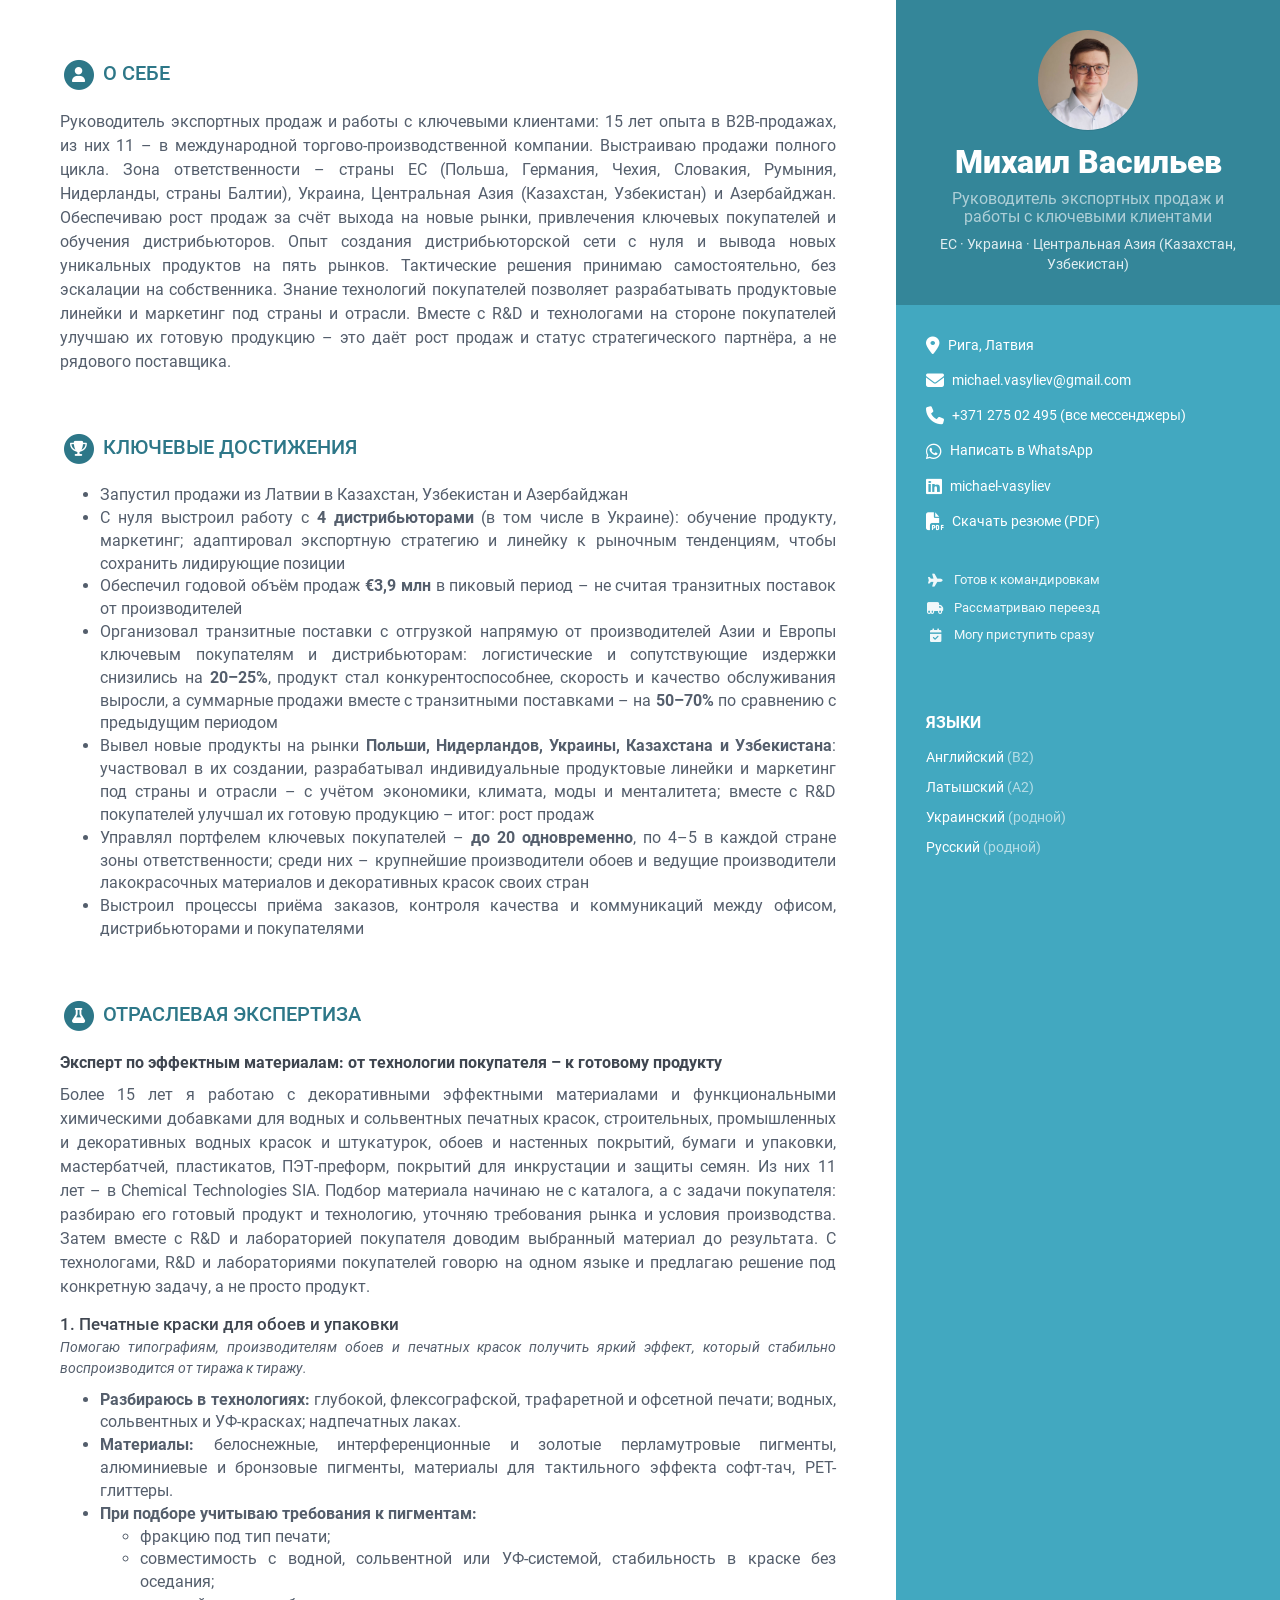
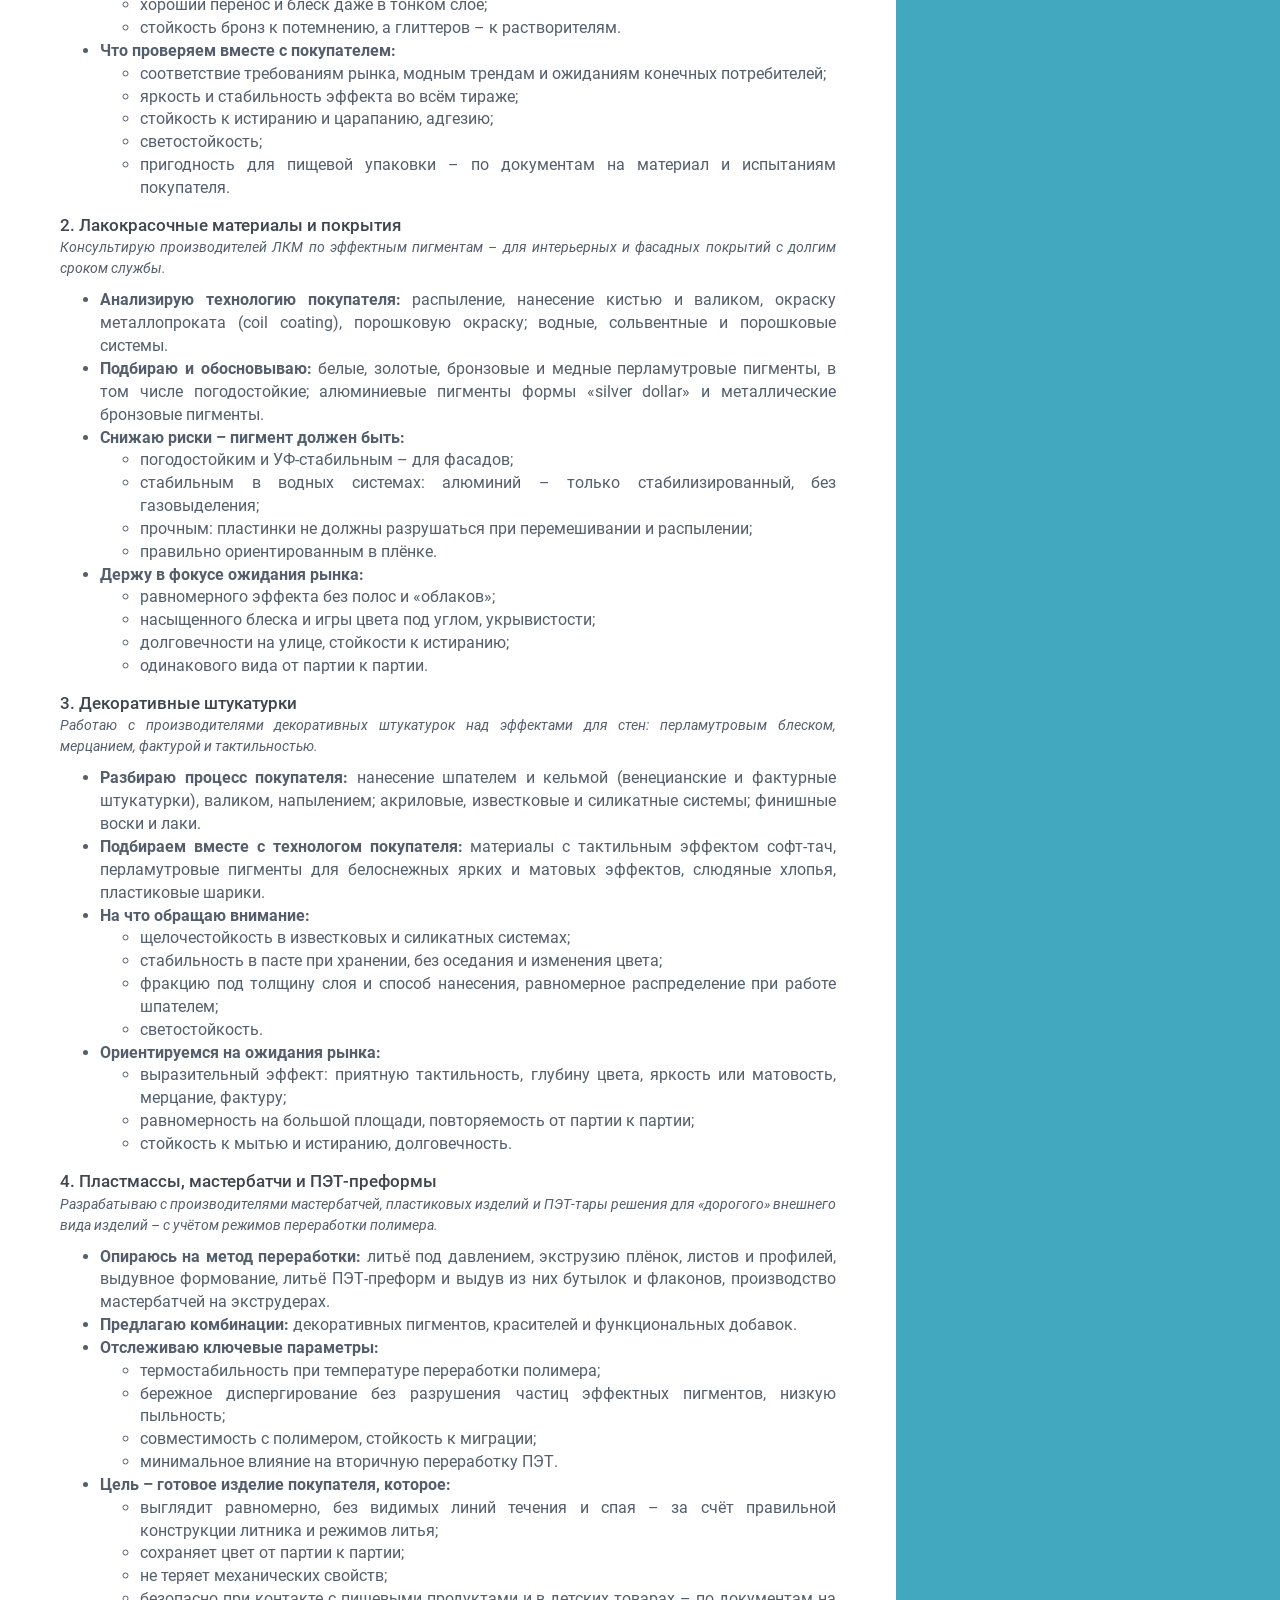
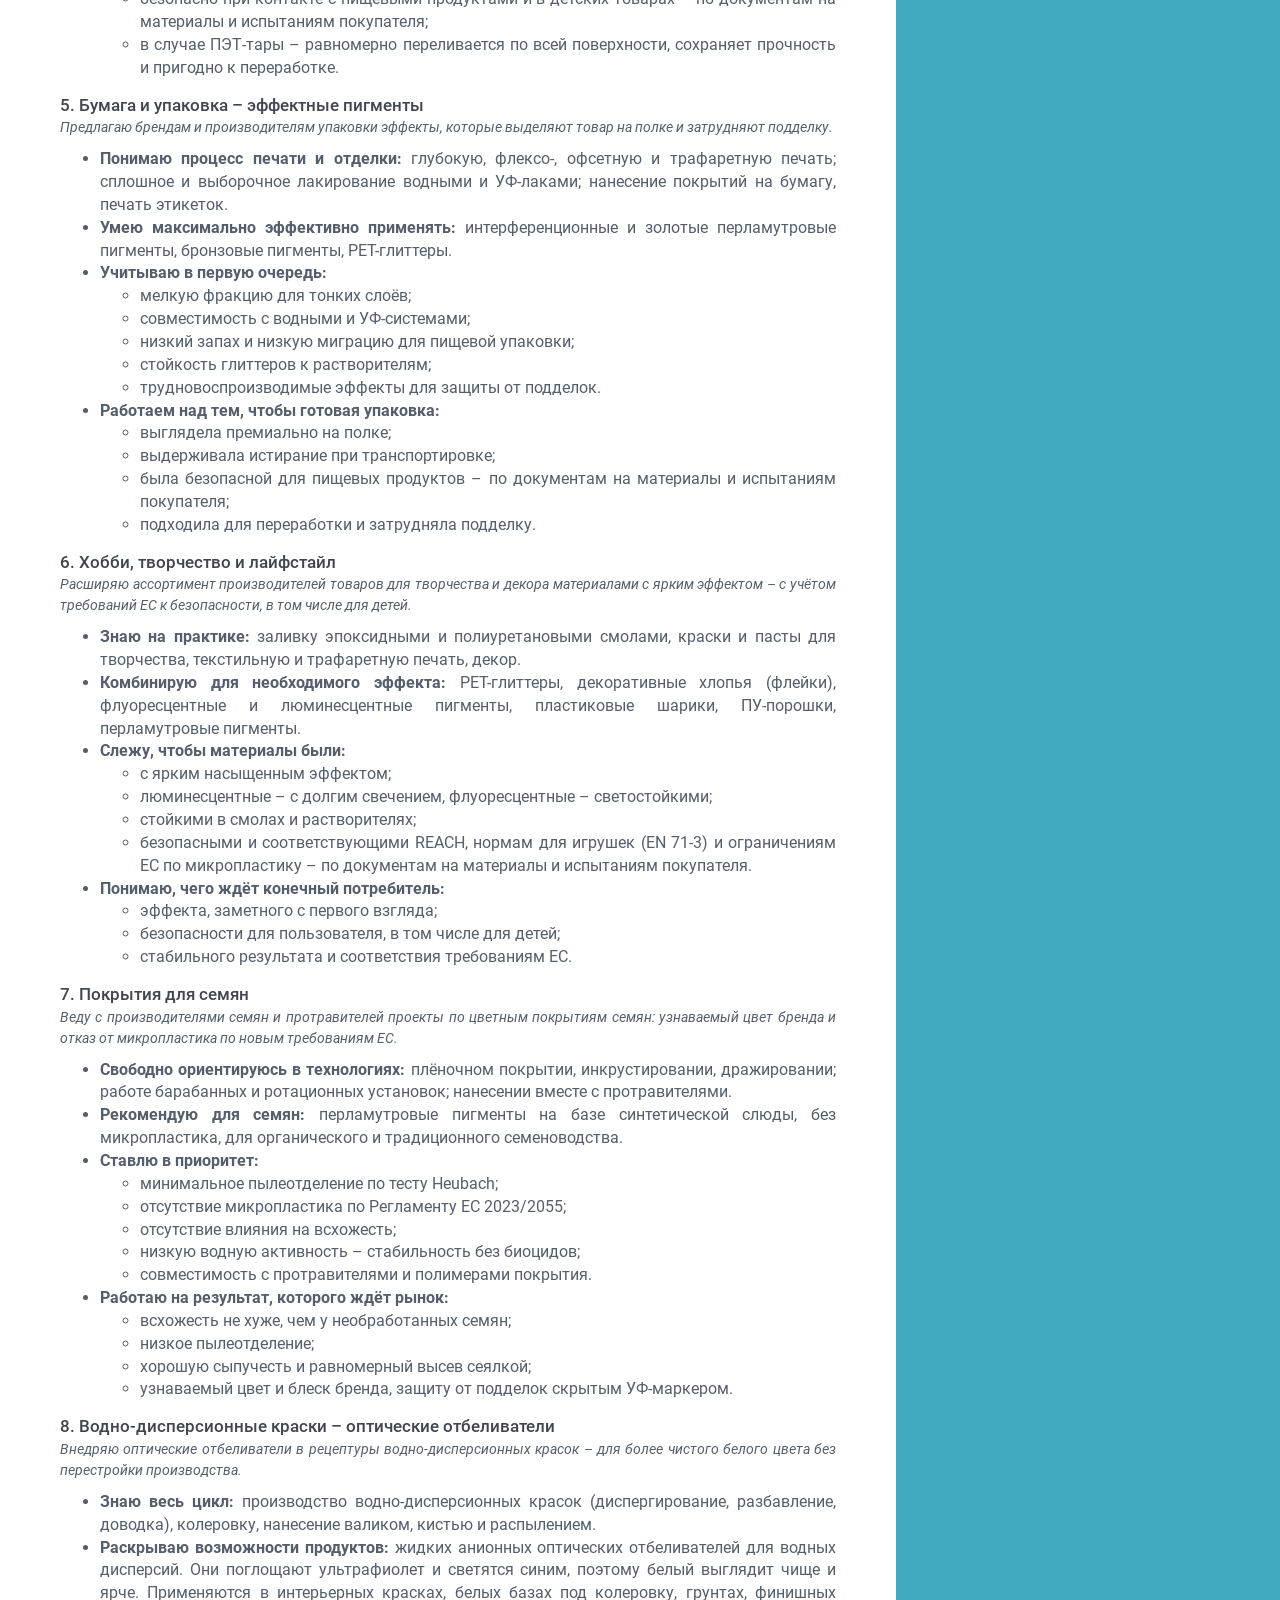
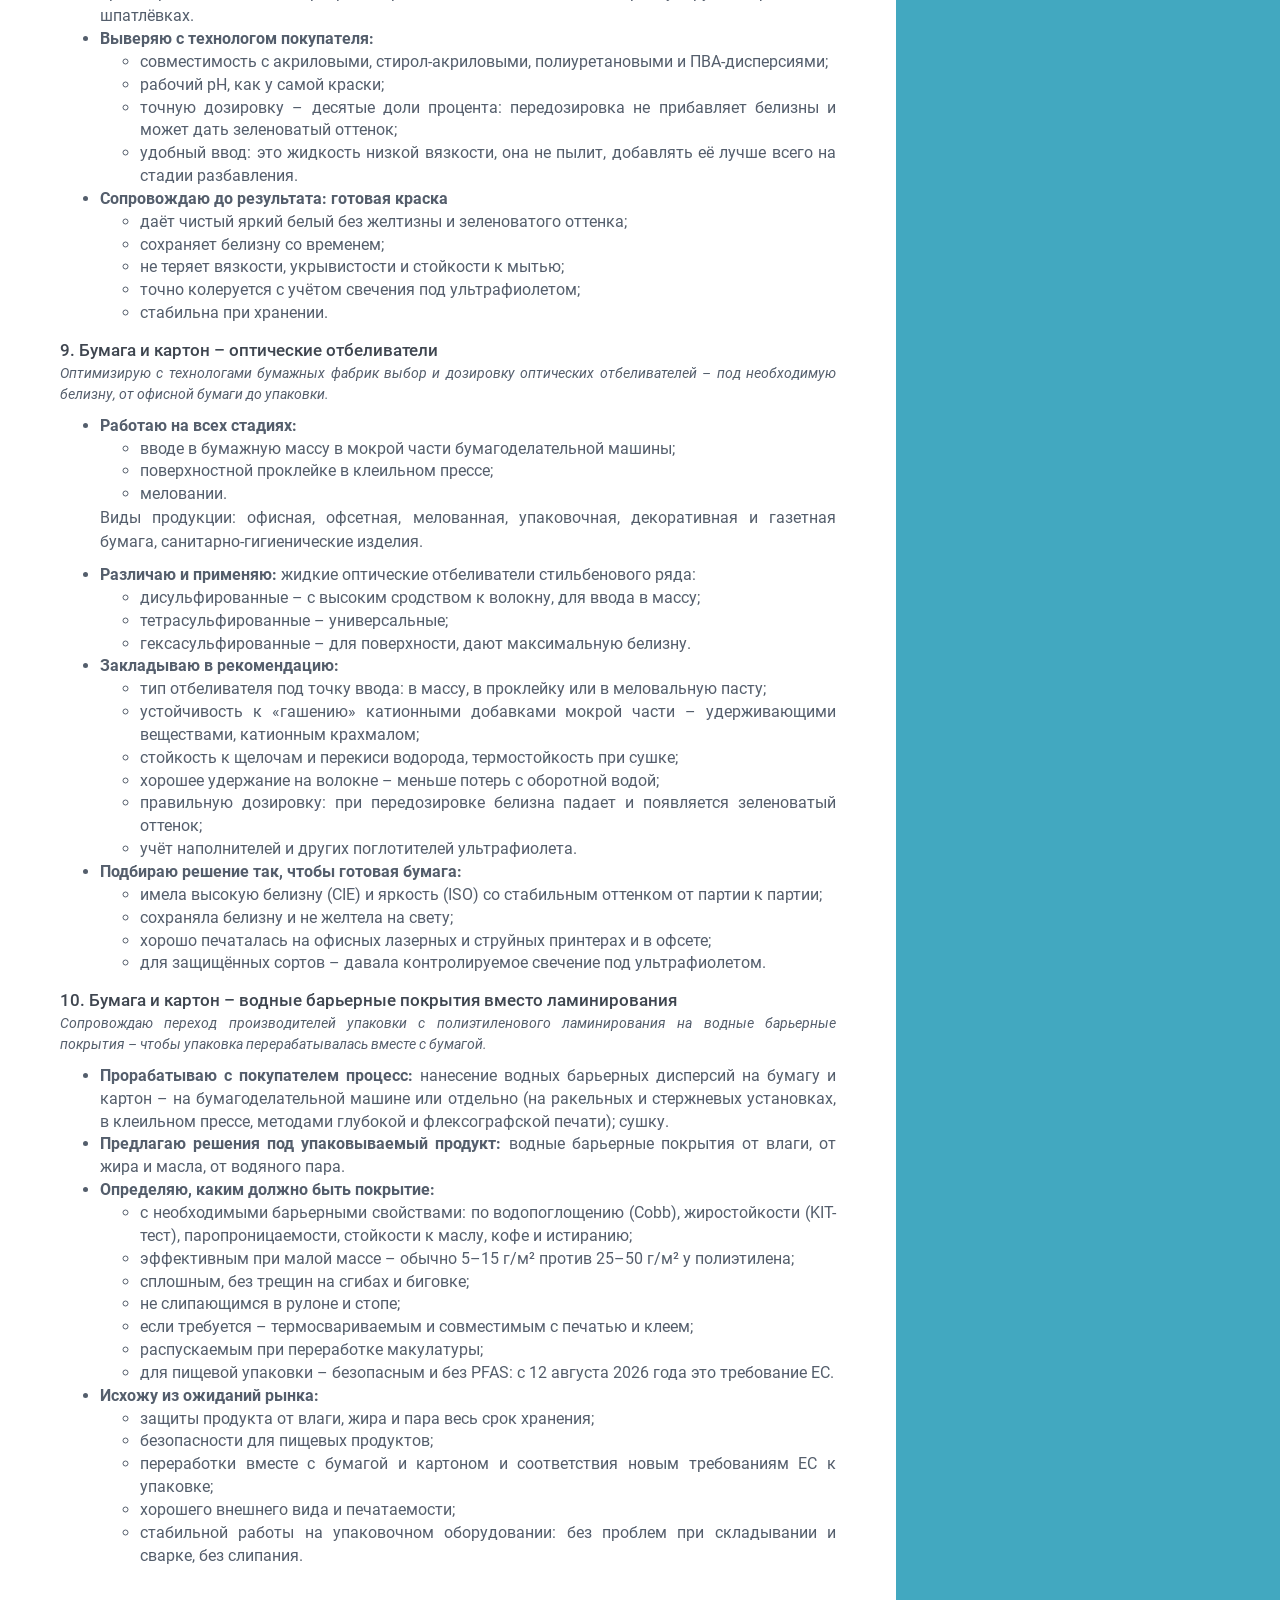
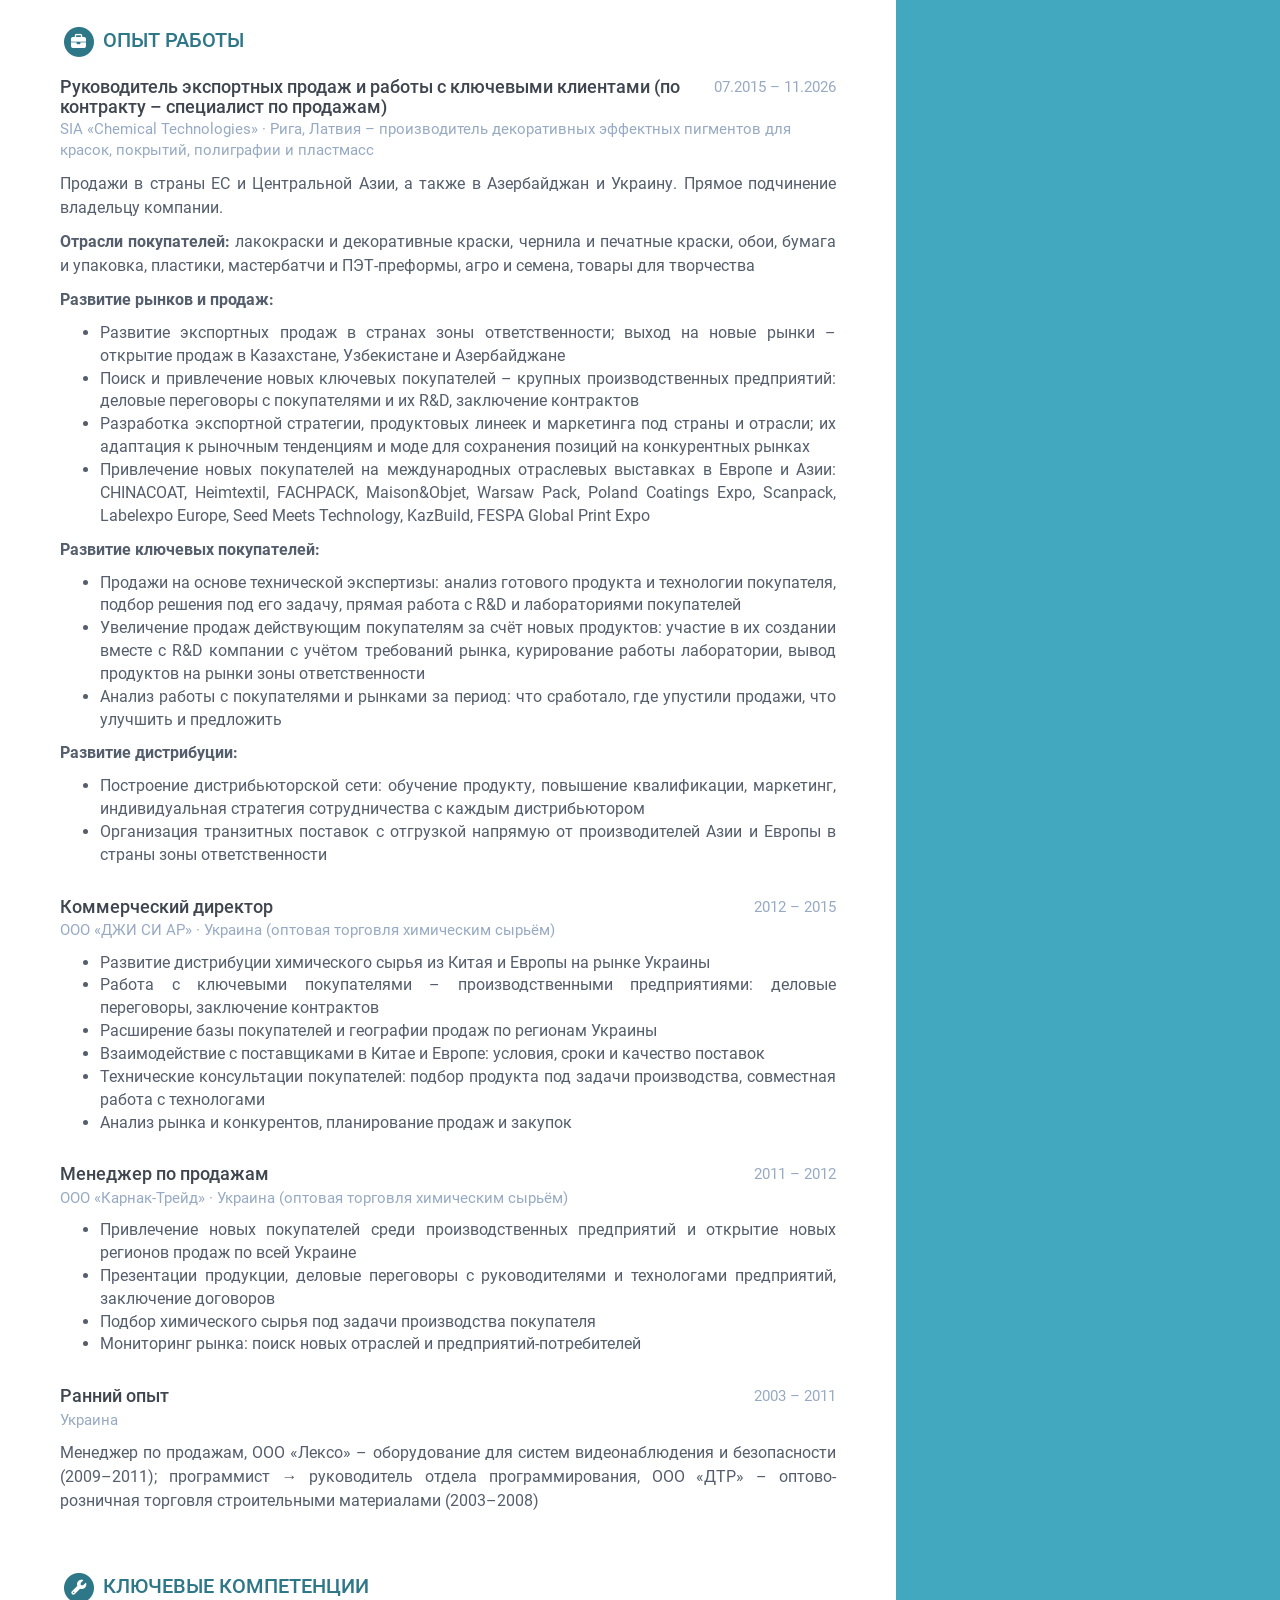
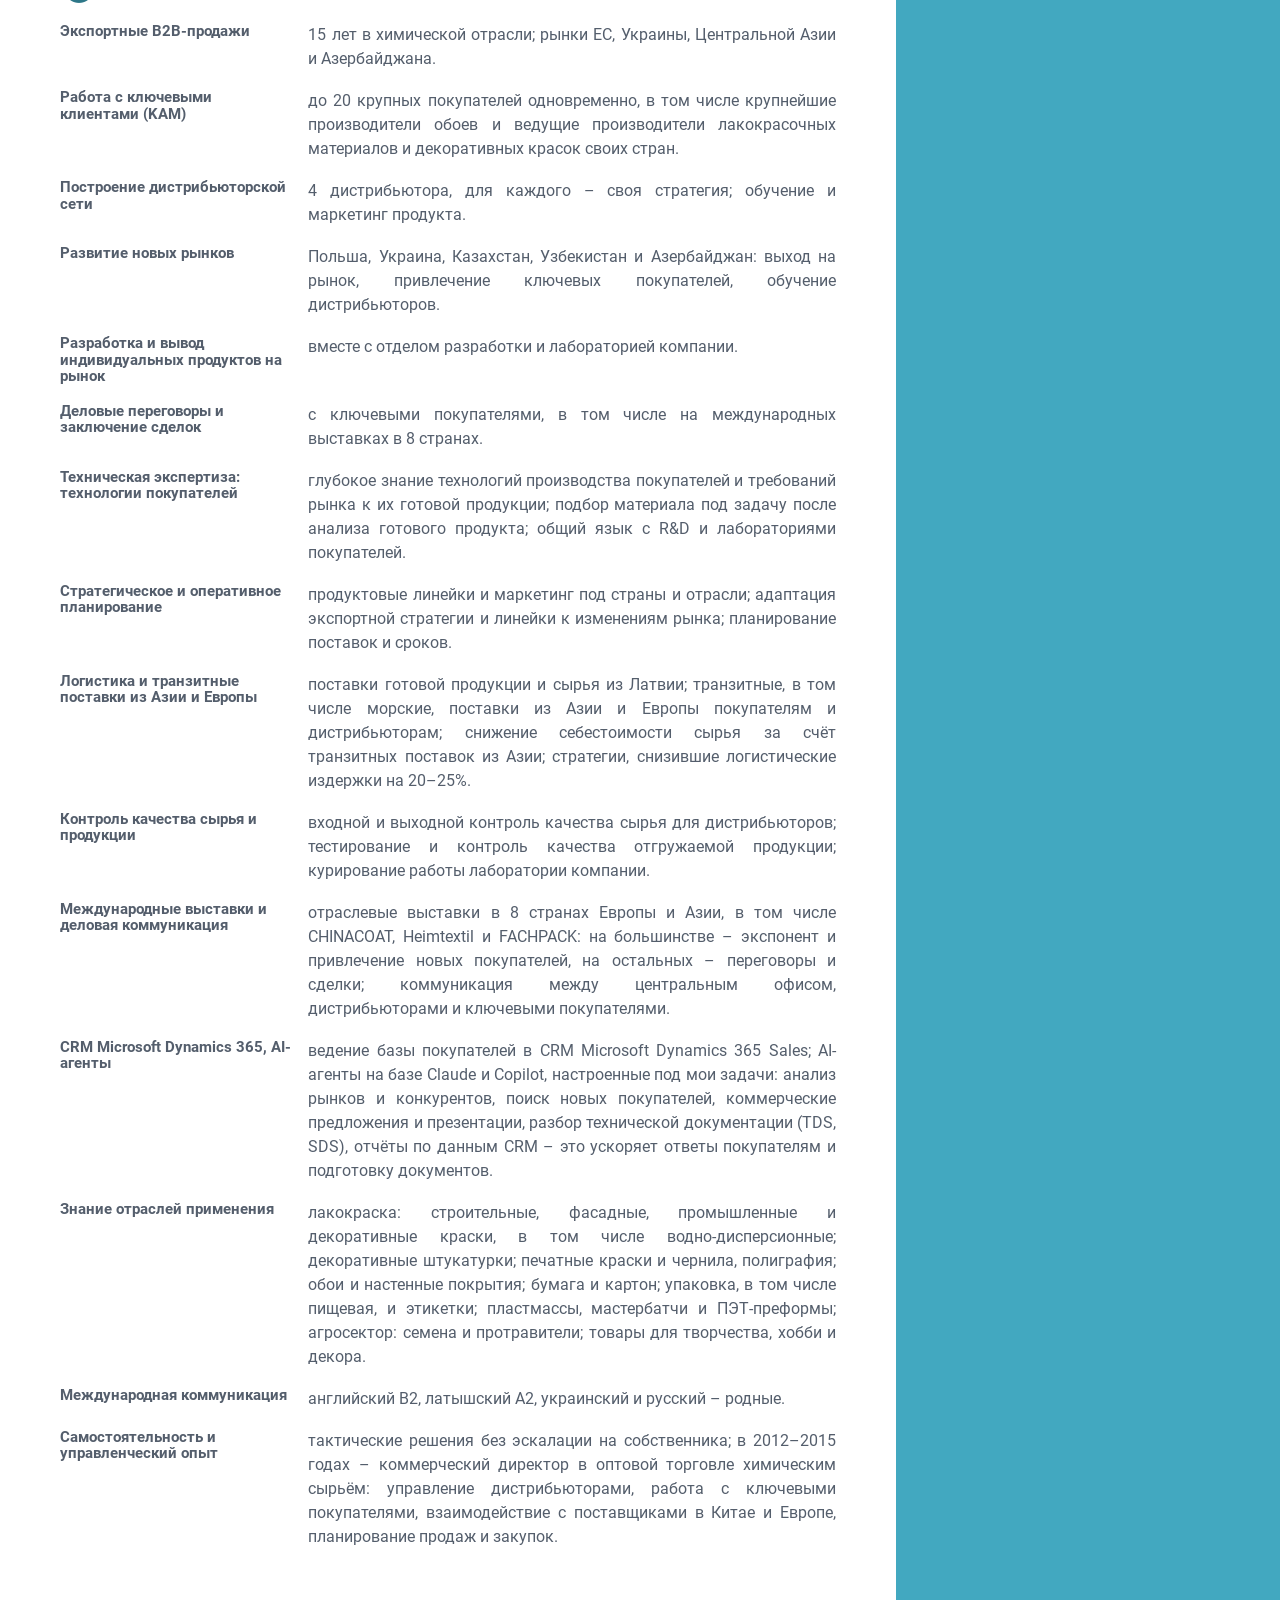
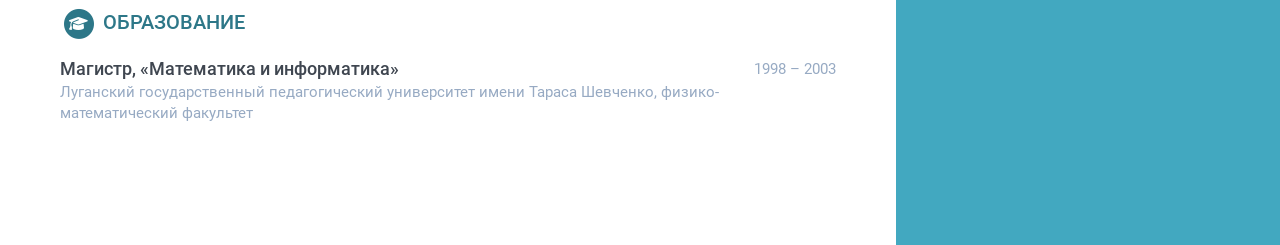
<file: print.html>
<!DOCTYPE html>
<!--[if IE 8]> <html lang="ru" class="ie8"> <![endif]-->
<!--[if IE 9]> <html lang="ru" class="ie9"> <![endif]-->
<!--[if !IE]><!-->
<html lang="ru">
  <!--<![endif]-->
  <head>
  <title>Михаил Васильев – руководитель экспортных продаж и работы с ключевыми клиентами</title>

  <!-- Meta -->
  <meta charset="utf-8">
  
  <meta http-equiv="X-UA-Compatible" content="IE=edge">
  <meta name="viewport" content="width=device-width, initial-scale=1.0">
  <meta name="description" content="Руководитель экспортных продаж и работы с ключевыми клиентами: 15 лет опыта в B2B-продажах, из них 11 – в международной торгово-производственной компании.">
  <link rel="canonical" href="https://michaelvasyliev.github.io/">
  <meta property="og:type" content="profile">
  <meta property="og:site_name" content="Михаил Васильев">
  <meta property="og:title" content="Михаил Васильев – руководитель экспортных продаж и работы с ключевыми клиентами">
  <meta property="og:description" content="Руководитель экспортных продаж и работы с ключевыми клиентами: 15 лет опыта в B2B-продажах, из них 11 – в международной торгово-производственной компании.">
  <meta property="og:url" content="https://michaelvasyliev.github.io/">
  <meta property="og:image" content="https://michaelvasyliev.github.io/assets/images/card.jpg">
  <meta property="og:image:secure_url" content="https://michaelvasyliev.github.io/assets/images/card.jpg">
  <meta property="og:image:type" content="image/jpeg">
  <meta property="og:image:width" content="1200">
  <meta property="og:image:height" content="630">
  <meta property="og:image:alt" content="Михаил Васильев">
  <meta property="og:locale" content="ru_RU">
  <meta name="twitter:card" content="summary_large_image">

  <!-- Favicon -->
  <link rel="shortcut icon" href="favicon.ico">

  <!-- Global CSS -->
  <link rel="stylesheet" href="/assets/plugins/bootstrap/css/bootstrap.css">

  <!-- Plugins CSS -->
  <link rel="stylesheet" href="/assets/plugins/font-awesome/css/all.css">


  <!-- Theme CSS -->
  <link id="theme-style" rel="stylesheet" href="/assets/css/main.css?v=3cee008b">
  <!-- HTML5 shim and Respond.js for IE8 support of HTML5 elements and media queries -->
  <!--[if lt IE 9]>
      <script src="https://oss.maxcdn.com/html5shiv/3.7.2/html5shiv.min.js"></script>
      <script src="https://oss.maxcdn.com/respond/1.4.2/respond.min.js"></script>
    <![endif]-->
</head>
  <style>
    body {
      padding: 0 !important;
    }
    .wrapper {
      max-width: unset !important;
    }
  </style>
  <body>
    <div class="wrapper">
      
<div class="sidebar-wrapper">
<div class="sidebar-sticky">

  <div class="profile-container">

    
    <img class="avatar" src="/assets/images/profile.jpg" alt="profile picture" />
    

    
    <h1 class="name">Михаил Васильев</h1>
    

    
    <h3 class="tagline">Руководитель экспортных продаж и работы с ключевыми клиентами</h3>
    <p class="tagline-region">ЕС · Украина · Центральная Азия (Казахстан, Узбекистан)</p>
    

  </div><!--//profile-container-->

  <div class="contact-container container-block">
  <ul class="list-unstyled contact-list">

    
    <li class="location"><i class="fas fa-map-marker-alt"></i> Рига, Латвия</li>
    

    
    <li class="email"><i class="fas fa-envelope"></i>
      <a href="mailto:michael.vasyliev@gmail.com">michael.vasyliev@gmail.com</a>
    </li>
    

    
    <li class="phone"><i class="fas fa-phone"></i>
      <a href="tel:+37127502495">+371 275 02 495</a> <span class="lang-desc">(все мессенджеры)</span>
    </li>
    

    
    <li class="whatsapp"><i class="fab fa-whatsapp"></i>
      <a href="https://wa.me/37127502495" target="_blank" rel="noopener">Написать в WhatsApp</a>
    </li>
    

    

    

    

    

    
    <li class="linkedin"><i class="fab fa-linkedin"></i>
      <a href="https://linkedin.com/in/michael-vasyliev" target="_blank">michael-vasyliev</a>
    </li>
    

    

    

    

    

    
    
    
    
    

    

    

    

    

    

    
    <li class="pdf"><i class="fas fa-file-pdf"></i>
      <a href="/Michael_Vasyliev_CV_RU.pdf" download>Скачать резюме (PDF)</a>
    </li>
    

  </ul>
</div><!--//contact-container-->

  
<div class="conditions-container container-block">
  <ul class="list-unstyled conditions-list">
    <li><i class="fas fa-plane"></i><span>Готов к командировкам</span></li>
    <li><i class="fas fa-truck-moving"></i><span>Рассматриваю переезд</span></li>
    <li><i class="fas fa-calendar-check"></i><span>Могу приступить сразу</span></li>
    
  </ul>
</div>


  

  

<div class="languages-container container-block">

  <h2 class="container-block-title">
    Языки
  </h2>

  <ul class="list-unstyled interests-list">
    
    <li>
      Английский
      <span class="lang-desc">(B2)</span>
    </li>
    
    <li>
      Латышский
      <span class="lang-desc">(A2)</span>
    </li>
    
    <li>
      Украинский
      <span class="lang-desc">(родной)</span>
    </li>
    
    <li>
      Русский
      <span class="lang-desc">(родной)</span>
    </li>
    
  </ul>

</div><!--//interests-->


  



  

</div></div><!--//sidebar-wrapper-->


      <div class="main-wrapper">

<section class="section summary-section">

  <h2 class="section-title">
    <span class="fa-stack fa-xs">
      <i class="fas fa-circle fa-stack-2x"></i>
      <i class="fas fa-user fa-stack-1x fa-inverse"></i>
    </span>
    О себе
  </h2>

  <div class="summary">
    <p>Руководитель экспортных продаж и работы с ключевыми клиентами: 15 лет опыта в B2B-продажах, из них 11 – в международной торгово-производственной компании. Выстраиваю продажи полного цикла. Зона ответственности – страны ЕС (Польша, Германия, Чехия, Словакия, Румыния, Нидерланды, страны Балтии), Украина, Центральная Азия (Казахстан, Узбекистан) и Азербайджан. Обеспечиваю рост продаж за счёт выхода на новые рынки, привлечения ключевых покупателей и обучения дистрибьюторов. Опыт создания дистрибьюторской сети с нуля и вывода новых уникальных продуктов на пять рынков. Тактические решения принимаю самостоятельно, без эскалации на собственника. Знание технологий покупателей позволяет разрабатывать продуктовые линейки и маркетинг под страны и отрасли. Вместе с R&amp;D и технологами на стороне покупателей улучшаю их готовую продукцию – это даёт рост продаж и статус стратегического партнёра, а не рядового поставщика.</p>

  </div><!--//summary-->
    
</section><!--//section-->





<section class="section summary-section achievements-section">
  <h2 class="section-title">
    <span class="fa-stack fa-xs"><i class="fas fa-circle fa-stack-2x"></i><i class="fas fa-trophy fa-stack-1x fa-inverse"></i></span>
    Ключевые достижения
  </h2>
  <div class="summary"><ul>
  <li>Запустил продажи из Латвии в Казахстан, Узбекистан и Азербайджан</li>
  <li>С нуля выстроил работу с <strong>4 дистрибьюторами</strong> (в том числе в Украине): обучение продукту, маркетинг; адаптировал экспортную стратегию и линейку к рыночным тенденциям, чтобы сохранить лидирующие позиции</li>
  <li>Обеспечил годовой объём продаж <strong>€3,9 млн</strong> в пиковый период – не считая транзитных поставок от производителей</li>
  <li>Организовал транзитные поставки с отгрузкой напрямую от производителей Азии и Европы ключевым покупателям и дистрибьюторам: логистические и сопутствующие издержки снизились на <strong>20⁠–⁠25%</strong>, продукт стал конкурентоспособнее, скорость и качество обслуживания выросли, а суммарные продажи вместе с транзитными поставками – на <strong>50⁠–⁠70%</strong> по сравнению с предыдущим периодом</li>
  <li>Вывел новые продукты на рынки <strong>Польши, Нидерландов, Украины, Казахстана и Узбекистана</strong>: участвовал в их создании, разрабатывал индивидуальные продуктовые линейки и маркетинг под страны и отрасли – с учётом экономики, климата, моды и менталитета; вместе с R&amp;D покупателей улучшал их готовую продукцию – итог: рост продаж</li>
  <li>Управлял портфелем ключевых покупателей – <strong>до 20 одновременно</strong>, по 4⁠–⁠5 в каждой стране зоны ответственности; среди них – крупнейшие производители обоев и ведущие производители лакокрасочных материалов и декоративных красок своих стран</li>
  <li>Выстроил процессы приёма заказов, контроля качества и коммуникаций между офисом, дистрибьюторами и покупателями</li>
</ul>
</div>
</section>





<section class="section expertise-section">
  <h2 class="section-title">
    <span class="fa-stack fa-xs"><i class="fas fa-circle fa-stack-2x"></i><i class="fas fa-flask fa-stack-1x fa-inverse"></i></span>
    Отраслевая экспертиза
  </h2>
  <div class="summary">
    <p class="expertise-lead"><strong>Эксперт по эффектным материалам: от технологии покупателя – к готовому продукту</strong></p>
    <p>Более 15 лет я работаю с декоративными эффектными материалами и функциональными химическими добавками для водных и сольвентных печатных красок, строительных, промышленных и декоративных водных красок и штукатурок, обоев и настенных покрытий, бумаги и упаковки, мастербатчей, пластикатов, ПЭТ-преформ, покрытий для инкрустации и защиты семян. Из них 11 лет – в Chemical Technologies SIA. Подбор материала начинаю не с каталога, а с задачи покупателя: разбираю его готовый продукт и технологию, уточняю требования рынка и условия производства. Затем вместе с R&amp;D и лабораторией покупателя доводим выбранный материал до результата. С технологами, R&amp;D и лабораториями покупателей говорю на одном языке и предлагаю решение под конкретную задачу, а не просто продукт.</p>

  </div>
  
    
    <div class="item expertise-block">
      <h3 class="expertise-title">1. Печатные краски для обоев и упаковки</h3>
      <p class="expertise-subtitle">Помогаю типографиям, производителям обоев и печатных красок получить яркий эффект, который стабильно воспроизводится от тиража к тиражу.</p>
      <div class="details"><ul>
  <li><strong>Разбираюсь в технологиях:</strong> глубокой, флексографской, трафаретной и офсетной печати; водных, сольвентных
и УФ-красках; надпечатных лаках.</li>
  <li><strong>Материалы:</strong> белоснежные, интерференционные и золотые перламутровые пигменты,
алюминиевые и бронзовые пигменты, материалы для тактильного эффекта софт-тач, PET-глиттеры.</li>
  <li><strong>При подборе учитываю требования к пигментам:</strong>
    <ul>
      <li>фракцию под тип печати;</li>
      <li>совместимость с водной, сольвентной или УФ-системой, стабильность в краске без оседания;</li>
      <li>хороший перенос и блеск даже в тонком слое;</li>
      <li>стойкость бронз к потемнению, а глиттеров – к растворителям.</li>
    </ul>
  </li>
  <li><strong>Что проверяем вместе с покупателем:</strong>
    <ul>
      <li>соответствие требованиям рынка, модным трендам и ожиданиям конечных потребителей;</li>
      <li>яркость и стабильность эффекта во всём тираже;</li>
      <li>стойкость к истиранию и царапанию, адгезию;</li>
      <li>светостойкость;</li>
      <li>пригодность для пищевой упаковки – по документам на материал и испытаниям покупателя.</li>
    </ul>
  </li>
</ul>
</div>
    </div>
    
    <div class="item expertise-block">
      <h3 class="expertise-title">2. Лакокрасочные материалы и покрытия</h3>
      <p class="expertise-subtitle">Консультирую производителей ЛКМ по эффектным пигментам – для интерьерных и фасадных покрытий с долгим сроком службы.</p>
      <div class="details"><ul>
  <li><strong>Анализирую технологию покупателя:</strong> распыление, нанесение кистью и валиком, окраску металлопроката (coil coating),
порошковую окраску; водные, сольвентные и порошковые системы.</li>
  <li><strong>Подбираю и обосновываю:</strong> белые, золотые, бронзовые и медные перламутровые
пигменты, в том числе погодостойкие; алюминиевые пигменты формы «silver dollar» и металлические бронзовые
пигменты.</li>
  <li><strong>Снижаю риски – пигмент должен быть:</strong>
    <ul>
      <li>погодостойким и УФ-стабильным – для фасадов;</li>
      <li>стабильным в водных системах: алюминий – только стабилизированный, без газовыделения;</li>
      <li>прочным: пластинки не должны разрушаться при перемешивании и распылении;</li>
      <li>правильно ориентированным в плёнке.</li>
    </ul>
  </li>
  <li><strong>Держу в фокусе ожидания рынка:</strong>
    <ul>
      <li>равномерного эффекта без полос и «облаков»;</li>
      <li>насыщенного блеска и игры цвета под углом, укрывистости;</li>
      <li>долговечности на улице, стойкости к истиранию;</li>
      <li>одинакового вида от партии к партии.</li>
    </ul>
  </li>
</ul>
</div>
    </div>
    
    <div class="item expertise-block">
      <h3 class="expertise-title">3. Декоративные штукатурки</h3>
      <p class="expertise-subtitle">Работаю с производителями декоративных штукатурок над эффектами для стен: перламутровым блеском, мерцанием, фактурой и тактильностью.</p>
      <div class="details"><ul>
  <li><strong>Разбираю процесс покупателя:</strong> нанесение шпателем и кельмой (венецианские и фактурные штукатурки),
валиком, напылением; акриловые, известковые и силикатные системы; финишные воски и лаки.</li>
  <li><strong>Подбираем вместе с технологом покупателя:</strong> материалы с тактильным эффектом софт-тач,
перламутровые пигменты для белоснежных ярких и матовых эффектов, слюдяные хлопья, пластиковые шарики.</li>
  <li><strong>На что обращаю внимание:</strong>
    <ul>
      <li>щелочестойкость в известковых и силикатных системах;</li>
      <li>стабильность в пасте при хранении, без оседания и изменения цвета;</li>
      <li>фракцию под толщину слоя и способ нанесения, равномерное распределение при работе шпателем;</li>
      <li>светостойкость.</li>
    </ul>
  </li>
  <li><strong>Ориентируемся на ожидания рынка:</strong>
    <ul>
      <li>выразительный эффект: приятную тактильность, глубину цвета, яркость или матовость, мерцание, фактуру;</li>
      <li>равномерность на большой площади, повторяемость от партии к партии;</li>
      <li>стойкость к мытью и истиранию, долговечность.</li>
    </ul>
  </li>
</ul>
</div>
    </div>
    
    <div class="item expertise-block">
      <h3 class="expertise-title">4. Пластмассы, мастербатчи и ПЭТ-преформы</h3>
      <p class="expertise-subtitle">Разрабатываю с производителями мастербатчей, пластиковых изделий и ПЭТ-тары решения для «дорогого» внешнего вида изделий – с учётом режимов переработки полимера.</p>
      <div class="details"><ul>
  <li><strong>Опираюсь на метод переработки:</strong> литьё под давлением, экструзию плёнок, листов и профилей, выдувное формование,
литьё ПЭТ-преформ и выдув из них бутылок и флаконов, производство мастербатчей на экструдерах.</li>
  <li><strong>Предлагаю комбинации:</strong> декоративных пигментов, красителей и функциональных добавок.</li>
  <li><strong>Отслеживаю ключевые параметры:</strong>
    <ul>
      <li>термостабильность при температуре переработки полимера;</li>
      <li>бережное диспергирование без разрушения частиц эффектных пигментов, низкую пыльность;</li>
      <li>совместимость с полимером, стойкость к миграции;</li>
      <li>минимальное влияние на вторичную переработку ПЭТ.</li>
    </ul>
  </li>
  <li><strong>Цель – готовое изделие покупателя, которое:</strong>
    <ul>
      <li>выглядит равномерно, без видимых линий течения и спая – за счёт правильной конструкции литника
и режимов литья;</li>
      <li>сохраняет цвет от партии к партии;</li>
      <li>не теряет механических свойств;</li>
      <li>безопасно при контакте с пищевыми продуктами и в детских товарах – по документам на материалы
и испытаниям покупателя;</li>
      <li>в случае ПЭТ-тары – равномерно переливается по всей поверхности, сохраняет прочность и пригодно
к переработке.</li>
    </ul>
  </li>
</ul>
</div>
    </div>
    
    <div class="item expertise-block">
      <h3 class="expertise-title">5. Бумага и упаковка – эффектные пигменты</h3>
      <p class="expertise-subtitle">Предлагаю брендам и производителям упаковки эффекты, которые выделяют товар на полке и затрудняют подделку.</p>
      <div class="details"><ul>
  <li><strong>Понимаю процесс печати и отделки:</strong> глубокую, флексо-, офсетную и трафаретную печать; сплошное
и выборочное лакирование водными и УФ-лаками; нанесение покрытий на бумагу, печать этикеток.</li>
  <li><strong>Умею максимально эффективно применять:</strong> интерференционные и золотые перламутровые пигменты,
бронзовые пигменты, PET-глиттеры.</li>
  <li><strong>Учитываю в первую очередь:</strong>
    <ul>
      <li>мелкую фракцию для тонких слоёв;</li>
      <li>совместимость с водными и УФ-системами;</li>
      <li>низкий запах и низкую миграцию для пищевой упаковки;</li>
      <li>стойкость глиттеров к растворителям;</li>
      <li>трудновоспроизводимые эффекты для защиты от подделок.</li>
    </ul>
  </li>
  <li><strong>Работаем над тем, чтобы готовая упаковка:</strong>
    <ul>
      <li>выглядела премиально на полке;</li>
      <li>выдерживала истирание при транспортировке;</li>
      <li>была безопасной для пищевых продуктов – по документам на материалы и испытаниям покупателя;</li>
      <li>подходила для переработки и затрудняла подделку.</li>
    </ul>
  </li>
</ul>
</div>
    </div>
    
    <div class="item expertise-block">
      <h3 class="expertise-title">6. Хобби, творчество и лайфстайл</h3>
      <p class="expertise-subtitle">Расширяю ассортимент производителей товаров для творчества и декора материалами с ярким эффектом – с учётом требований ЕС к безопасности, в том числе для детей.</p>
      <div class="details"><ul>
  <li><strong>Знаю на практике:</strong> заливку эпоксидными и полиуретановыми смолами, краски и пасты для творчества,
текстильную и трафаретную печать, декор.</li>
  <li><strong>Комбинирую для необходимого эффекта:</strong> PET-глиттеры, декоративные хлопья (флейки),
флуоресцентные и люминесцентные пигменты, пластиковые шарики, ПУ-порошки, перламутровые пигменты.</li>
  <li><strong>Слежу, чтобы материалы были:</strong>
    <ul>
      <li>с ярким насыщенным эффектом;</li>
      <li>люминесцентные – с долгим свечением, флуоресцентные – светостойкими;</li>
      <li>стойкими в смолах и растворителях;</li>
      <li>безопасными и соответствующими REACH, нормам для игрушек (EN 71-3) и ограничениям ЕС по микропластику –
по документам на материалы и испытаниям покупателя.</li>
    </ul>
  </li>
  <li><strong>Понимаю, чего ждёт конечный потребитель:</strong>
    <ul>
      <li>эффекта, заметного с первого взгляда;</li>
      <li>безопасности для пользователя, в том числе для детей;</li>
      <li>стабильного результата и соответствия требованиям ЕС.</li>
    </ul>
  </li>
</ul>
</div>
    </div>
    
    <div class="item expertise-block">
      <h3 class="expertise-title">7. Покрытия для семян</h3>
      <p class="expertise-subtitle">Веду с производителями семян и протравителей проекты по цветным покрытиям семян: узнаваемый цвет бренда и отказ от микропластика по новым требованиям ЕС.</p>
      <div class="details"><ul>
  <li><strong>Свободно ориентируюсь в технологиях:</strong> плёночном покрытии, инкрустировании, дражировании; работе барабанных
и ротационных установок; нанесении вместе с протравителями.</li>
  <li><strong>Рекомендую для семян:</strong> перламутровые пигменты на базе синтетической
слюды, без микропластика, для органического и традиционного семеноводства.</li>
  <li><strong>Ставлю в приоритет:</strong>
    <ul>
      <li>минимальное пылеотделение по тесту Heubach;</li>
      <li>отсутствие микропластика по Регламенту ЕС 2023/2055;</li>
      <li>отсутствие влияния на всхожесть;</li>
      <li>низкую водную активность – стабильность без биоцидов;</li>
      <li>совместимость с протравителями и полимерами покрытия.</li>
    </ul>
  </li>
  <li><strong>Работаю на результат, которого ждёт рынок:</strong>
    <ul>
      <li>всхожесть не хуже, чем у необработанных семян;</li>
      <li>низкое пылеотделение;</li>
      <li>хорошую сыпучесть и равномерный высев сеялкой;</li>
      <li>узнаваемый цвет и блеск бренда, защиту от подделок скрытым УФ-маркером.</li>
    </ul>
  </li>
</ul>
</div>
    </div>
    
    <div class="item expertise-block">
      <h3 class="expertise-title">8. Водно-дисперсионные краски – оптические отбеливатели</h3>
      <p class="expertise-subtitle">Внедряю оптические отбеливатели в рецептуры водно-дисперсионных красок – для более чистого белого цвета без перестройки производства.</p>
      <div class="details"><ul>
  <li><strong>Знаю весь цикл:</strong> производство водно-дисперсионных красок (диспергирование, разбавление,
доводка), колеровку, нанесение валиком, кистью и распылением.</li>
  <li><strong>Раскрываю возможности продуктов:</strong> жидких анионных оптических отбеливателей для водных
дисперсий. Они поглощают ультрафиолет и светятся синим, поэтому белый выглядит чище и ярче. Применяются
в интерьерных красках, белых базах под колеровку, грунтах, финишных шпатлёвках.</li>
  <li><strong>Выверяю с технологом покупателя:</strong>
    <ul>
      <li>совместимость с акриловыми, стирол-акриловыми, полиуретановыми и ПВА-дисперсиями;</li>
      <li>рабочий pH, как у самой краски;</li>
      <li>точную дозировку – десятые доли процента: передозировка не прибавляет белизны и может дать зеленоватый
оттенок;</li>
      <li>удобный ввод: это жидкость низкой вязкости, она не пылит, добавлять её лучше всего на стадии разбавления.</li>
    </ul>
  </li>
  <li><strong>Сопровождаю до результата: готовая краска</strong>
    <ul>
      <li>даёт чистый яркий белый без желтизны и зеленоватого оттенка;</li>
      <li>сохраняет белизну со временем;</li>
      <li>не теряет вязкости, укрывистости и стойкости к мытью;</li>
      <li>точно колеруется с учётом свечения под ультрафиолетом;</li>
      <li>стабильна при хранении.</li>
    </ul>
  </li>
</ul>
</div>
    </div>
    
    <div class="item expertise-block">
      <h3 class="expertise-title">9. Бумага и картон – оптические отбеливатели</h3>
      <p class="expertise-subtitle">Оптимизирую с технологами бумажных фабрик выбор и дозировку оптических отбеливателей – под необходимую белизну, от офисной бумаги до упаковки.</p>
      <div class="details"><ul>
  <li><strong>Работаю на всех стадиях:</strong>
    <ul>
      <li>вводе в бумажную массу в мокрой части бумагоделательной машины;</li>
      <li>поверхностной проклейке в клеильном прессе;</li>
      <li>меловании.</li>
    </ul>

    <p>Виды продукции: офисная, офсетная, мелованная, упаковочная, декоративная и газетная бумага,
санитарно-гигиенические изделия.</p>
  </li>
  <li><strong>Различаю и применяю:</strong> жидкие оптические отбеливатели стильбенового ряда:
    <ul>
      <li>дисульфированные – с высоким сродством к волокну, для ввода в массу;</li>
      <li>тетрасульфированные – универсальные;</li>
      <li>гексасульфированные – для поверхности, дают максимальную белизну.</li>
    </ul>
  </li>
  <li><strong>Закладываю в рекомендацию:</strong>
    <ul>
      <li>тип отбеливателя под точку ввода: в массу, в проклейку или в меловальную пасту;</li>
      <li>устойчивость к «гашению» катионными добавками мокрой части – удерживающими веществами, катионным
крахмалом;</li>
      <li>стойкость к щелочам и перекиси водорода, термостойкость при сушке;</li>
      <li>хорошее удержание на волокне – меньше потерь с оборотной водой;</li>
      <li>правильную дозировку: при передозировке белизна падает и появляется зеленоватый оттенок;</li>
      <li>учёт наполнителей и других поглотителей ультрафиолета.</li>
    </ul>
  </li>
  <li><strong>Подбираю решение так, чтобы готовая бумага:</strong>
    <ul>
      <li>имела высокую белизну (CIE) и яркость (ISO) со стабильным оттенком от партии к партии;</li>
      <li>сохраняла белизну и не желтела на свету;</li>
      <li>хорошо печаталась на офисных лазерных и струйных принтерах и в офсете;</li>
      <li>для защищённых сортов – давала контролируемое свечение под ультрафиолетом.</li>
    </ul>
  </li>
</ul>
</div>
    </div>
    
    <div class="item expertise-block">
      <h3 class="expertise-title">10. Бумага и картон – водные барьерные покрытия вместо ламинирования</h3>
      <p class="expertise-subtitle">Сопровождаю переход производителей упаковки с полиэтиленового ламинирования на водные барьерные покрытия – чтобы упаковка перерабатывалась вместе с бумагой.</p>
      <div class="details"><ul>
  <li><strong>Прорабатываю с покупателем процесс:</strong> нанесение водных барьерных дисперсий на бумагу и картон –
на бумагоделательной машине или отдельно (на ракельных и стержневых установках, в клеильном прессе, методами
глубокой и флексографской печати); сушку.</li>
  <li><strong>Предлагаю решения под упаковываемый продукт:</strong> водные барьерные покрытия от влаги, от жира и масла,
от водяного пара.</li>
  <li><strong>Определяю, каким должно быть покрытие:</strong>
    <ul>
      <li>с необходимыми барьерными свойствами: по водопоглощению (Cobb), жиростойкости (KIT-тест), паропроницаемости,
стойкости к маслу, кофе и истиранию;</li>
      <li>эффективным при малой массе – обычно 5⁠–⁠15 г/м² против 25⁠–⁠50 г/м² у полиэтилена;</li>
      <li>сплошным, без трещин на сгибах и биговке;</li>
      <li>не слипающимся в рулоне и стопе;</li>
      <li>если требуется – термосвариваемым и совместимым с печатью и клеем;</li>
      <li>распускаемым при переработке макулатуры;</li>
      <li>для пищевой упаковки – безопасным и без PFAS: с 12 августа 2026 года это требование ЕС.</li>
    </ul>
  </li>
  <li><strong>Исхожу из ожиданий рынка:</strong>
    <ul>
      <li>защиты продукта от влаги, жира и пара весь срок хранения;</li>
      <li>безопасности для пищевых продуктов;</li>
      <li>переработки вместе с бумагой и картоном и соответствия новым требованиям ЕС к упаковке;</li>
      <li>хорошего внешнего вида и печатаемости;</li>
      <li>стабильной работы на упаковочном оборудовании: без проблем при складывании и сварке, без слипания.</li>
    </ul>
  </li>
</ul>
</div>
    </div>
    
  
</section>





<section class="section experiences-section">
  <h2 class="section-title">
    <span class="fa-stack fa-xs">
      <i class="fas fa-circle fa-stack-2x"></i>
      <i class="fas fa-briefcase fa-stack-1x fa-inverse"></i>
    </span>
    Опыт работы
  </h2>

  
  <div class="item">

    <div class="meta">

      <div class="upper-row">
        <h3 class="job-title">Руководитель экспортных продаж и работы с ключевыми клиентами (по контракту – специалист по продажам)</h3>
        <div class="time">07.2015 – 11.2026</div>
      </div><!--//upper-row-->

      <div class="company">SIA «Chemical Technologies» · Рига, Латвия – производитель декоративных эффектных пигментов для красок, покрытий, полиграфии и пластмасс</div>

    </div><!--//meta-->

    
    <div class="details">
      <p>Продажи в страны ЕС и Центральной Азии, а также в Азербайджан и Украину. Прямое подчинение владельцу компании.</p>

<p><strong>Отрасли покупателей:</strong> лакокраски и декоративные краски, чернила и печатные краски, обои, бумага и упаковка, пластики, мастербатчи и ПЭТ-преформы, агро и семена, товары для творчества</p>

<p><strong>Развитие рынков и продаж:</strong></p>

<ul>
  <li>Развитие экспортных продаж в странах зоны ответственности; выход на новые рынки – открытие продаж в Казахстане, Узбекистане и Азербайджане</li>
  <li>Поиск и привлечение новых ключевых покупателей – крупных производственных предприятий: деловые переговоры с покупателями и их R&amp;D, заключение контрактов</li>
  <li>Разработка экспортной стратегии, продуктовых линеек и маркетинга под страны и отрасли; их адаптация к рыночным тенденциям и моде для сохранения позиций на конкурентных рынках</li>
  <li>Привлечение новых покупателей на международных отраслевых выставках в Европе и Азии: CHINACOAT, Heimtextil, FACHPACK, Maison&amp;Objet, Warsaw Pack, Poland Coatings Expo, Scanpack, Labelexpo Europe, Seed Meets Technology, KazBuild, FESPA Global Print Expo</li>
</ul>

<p><strong>Развитие ключевых покупателей:</strong></p>

<ul>
  <li>Продажи на основе технической экспертизы: анализ готового продукта и технологии покупателя, подбор решения под его задачу, прямая работа с R&amp;D и лабораториями покупателей</li>
  <li>Увеличение продаж действующим покупателям за счёт новых продуктов: участие в их создании вместе с R&amp;D компании с учётом требований рынка, курирование работы лаборатории, вывод продуктов на рынки зоны ответственности</li>
  <li>Анализ работы с покупателями и рынками за период: что сработало, где упустили продажи, что улучшить и предложить</li>
</ul>

<p><strong>Развитие дистрибуции:</strong></p>

<ul>
  <li>Построение дистрибьюторской сети: обучение продукту, повышение квалификации, маркетинг, индивидуальная стратегия сотрудничества с каждым дистрибьютором</li>
  <li>Организация транзитных поставок с отгрузкой напрямую от производителей Азии и Европы в страны зоны ответственности</li>
</ul>

    </div><!--//details-->
    

  </div><!--//item-->
  
  <div class="item">

    <div class="meta">

      <div class="upper-row">
        <h3 class="job-title">Коммерческий директор</h3>
        <div class="time">2012 – 2015</div>
      </div><!--//upper-row-->

      <div class="company">ООО «ДЖИ СИ АР» · Украина (оптовая торговля химическим сырьём)</div>

    </div><!--//meta-->

    
    <div class="details">
      <ul>
  <li>Развитие дистрибуции химического сырья из Китая и Европы на рынке Украины</li>
  <li>Работа с ключевыми покупателями – производственными предприятиями: деловые переговоры, заключение контрактов</li>
  <li>Расширение базы покупателей и географии продаж по регионам Украины</li>
  <li>Взаимодействие с поставщиками в Китае и Европе: условия, сроки и качество поставок</li>
  <li>Технические консультации покупателей: подбор продукта под задачи производства, совместная работа с технологами</li>
  <li>Анализ рынка и конкурентов, планирование продаж и закупок</li>
</ul>

    </div><!--//details-->
    

  </div><!--//item-->
  
  <div class="item">

    <div class="meta">

      <div class="upper-row">
        <h3 class="job-title">Менеджер по продажам</h3>
        <div class="time">2011 – 2012</div>
      </div><!--//upper-row-->

      <div class="company">ООО «Карнак-Трейд» · Украина (оптовая торговля химическим сырьём)</div>

    </div><!--//meta-->

    
    <div class="details">
      <ul>
  <li>Привлечение новых покупателей среди производственных предприятий и открытие новых регионов продаж по всей Украине</li>
  <li>Презентации продукции, деловые переговоры с руководителями и технологами предприятий, заключение договоров</li>
  <li>Подбор химического сырья под задачи производства покупателя</li>
  <li>Мониторинг рынка: поиск новых отраслей и предприятий-потребителей</li>
</ul>

    </div><!--//details-->
    

  </div><!--//item-->
  
  <div class="item">

    <div class="meta">

      <div class="upper-row">
        <h3 class="job-title">Ранний опыт</h3>
        <div class="time">2003 – 2011</div>
      </div><!--//upper-row-->

      <div class="company">Украина</div>

    </div><!--//meta-->

    
    <div class="details">
      <p>Менеджер по продажам, ООО «Лексо» – оборудование для систем видеонаблюдения и безопасности (2009⁠–⁠2011); программист → руководитель отдела программирования, ООО «ДТР» – оптово-розничная торговля строительными материалами (2003⁠–⁠2008)</p>

    </div><!--//details-->
    

  </div><!--//item-->
  

</section><!--//section-->




 
<section class="skills-section section">
  <h2 class="section-title">
    <span class="fa-stack fa-xs"><i class="fas fa-circle fa-stack-2x"></i><i class="fas fa-wrench fa-stack-1x fa-inverse"></i></span>
    Ключевые компетенции
  </h2>
  <div class="skillset">
    
    <div class="item">
      <h3 class="level-title">Экспортные B2B-продажи</h3>
      <div class="details"><p>15 лет в химической отрасли; рынки ЕС, Украины, Центральной Азии и Азербайджана.</p>
</div>
    </div>
    
    <div class="item">
      <h3 class="level-title">Работа с ключевыми клиентами (KAM)</h3>
      <div class="details"><p>до 20 крупных покупателей одновременно, в том числе крупнейшие производители обоев и ведущие производители лакокрасочных материалов и декоративных красок своих стран.</p>
</div>
    </div>
    
    <div class="item">
      <h3 class="level-title">Построение дистрибьюторской сети</h3>
      <div class="details"><p>4 дистрибьютора, для каждого – своя стратегия; обучение и маркетинг продукта.</p>
</div>
    </div>
    
    <div class="item">
      <h3 class="level-title">Развитие новых рынков</h3>
      <div class="details"><p>Польша, Украина, Казахстан, Узбекистан и Азербайджан: выход на рынок, привлечение ключевых покупателей, обучение дистрибьюторов.</p>
</div>
    </div>
    
    <div class="item">
      <h3 class="level-title">Разработка и вывод индивидуальных продуктов на рынок</h3>
      <div class="details"><p>вместе с отделом разработки и лабораторией компании.</p>
</div>
    </div>
    
    <div class="item">
      <h3 class="level-title">Деловые переговоры и заключение сделок</h3>
      <div class="details"><p>с ключевыми покупателями, в том числе на международных выставках в 8 странах.</p>
</div>
    </div>
    
    <div class="item">
      <h3 class="level-title">Техническая экспертиза: технологии покупателей</h3>
      <div class="details"><p>глубокое знание технологий производства покупателей и требований рынка к их готовой продукции; подбор материала под задачу после анализа готового продукта; общий язык с R&amp;D и лабораториями покупателей.</p>
</div>
    </div>
    
    <div class="item">
      <h3 class="level-title">Стратегическое и оперативное планирование</h3>
      <div class="details"><p>продуктовые линейки и маркетинг под страны и отрасли; адаптация экспортной стратегии и линейки к изменениям рынка; планирование поставок и сроков.</p>
</div>
    </div>
    
    <div class="item">
      <h3 class="level-title">Логистика и транзитные поставки из Азии и Европы</h3>
      <div class="details"><p>поставки готовой продукции и сырья из Латвии; транзитные, в том числе морские, поставки из Азии и Европы покупателям и дистрибьюторам; снижение себестоимости сырья за счёт транзитных поставок из Азии; стратегии, снизившие логистические издержки на 20⁠–⁠25%.</p>
</div>
    </div>
    
    <div class="item">
      <h3 class="level-title">Контроль качества сырья и продукции</h3>
      <div class="details"><p>входной и выходной контроль качества сырья для дистрибьюторов; тестирование и контроль качества отгружаемой продукции; курирование работы лаборатории компании.</p>
</div>
    </div>
    
    <div class="item">
      <h3 class="level-title">Международные выставки и деловая коммуникация</h3>
      <div class="details"><p>отраслевые выставки в 8 странах Европы и Азии, в том числе CHINACOAT, Heimtextil и FACHPACK: на большинстве – экспонент и привлечение новых покупателей, на остальных – переговоры и сделки; коммуникация между центральным офисом, дистрибьюторами и ключевыми покупателями.</p>
</div>
    </div>
    
    <div class="item">
      <h3 class="level-title">CRM Microsoft Dynamics 365, AI-агенты</h3>
      <div class="details"><p>ведение базы покупателей в CRM Microsoft Dynamics 365 Sales; AI-агенты на базе Claude и Copilot, настроенные под мои задачи: анализ рынков и конкурентов, поиск новых покупателей, коммерческие предложения и презентации, разбор технической документации (TDS, SDS), отчёты по данным CRM – это ускоряет ответы покупателям и подготовку документов. <!-- со слов пользователя, 2026-11-26 (отзывы, п. 12) --></p>
</div>
    </div>
    
    <div class="item">
      <h3 class="level-title">Знание отраслей применения</h3>
      <div class="details"><p>лакокраска: строительные, фасадные, промышленные и декоративные краски, в том числе водно-дисперсионные; декоративные штукатурки; печатные краски и чернила, полиграфия; обои и настенные покрытия; бумага и картон; упаковка, в том числе пищевая, и этикетки; пластмассы, мастербатчи и ПЭТ-преформы; агросектор: семена и протравители; товары для творчества, хобби и декора.</p>
</div>
    </div>
    
    <div class="item">
      <h3 class="level-title">Международная коммуникация</h3>
      <div class="details"><p>английский B2, латышский A2, украинский и русский – родные.</p>
</div>
    </div>
    
    <div class="item">
      <h3 class="level-title">Самостоятельность и управленческий опыт</h3>
      <div class="details"><p>тактические решения без эскалации на собственника; в 2012⁠–⁠2015 годах – коммерческий директор в оптовой торговле химическим сырьём: управление дистрибьюторами, работа с ключевыми покупателями, взаимодействие с поставщиками в Китае и Европе, планирование продаж и закупок.</p>
</div>
    </div>
    
  </div>
</section>




  

  
  <section class="section educations-section">

    <h2 class="section-title">
      <span class="fa-stack fa-xs">
        <i class="fas fa-circle fa-stack-2x"></i>
        <i class="fas fa-graduation-cap fa-stack-1x fa-inverse"></i>
      </span>
      Образование
    </h2>

    
    <div class="item">

      <div class="meta">

        <div class="upper-row">
          <h3 class="degree">Магистр, «Математика и информатика»</h3>
          <div class="time">1998 – 2003</div>
        </div><!--//upper-row-->

        <div class="university">Луганский государственный педагогический университет имени Тараса Шевченко, физико-математический факультет</div>
      </div><!--//meta-->

      

    </div><!--//item-->
    

  </section><!--//section-->
  



</div>
    </div>
    <!-- Javascript -->


  </body>
</html>
</file>
<file: assets/css/main.css>
﻿body{font-family:"Roboto",sans-serif;color:#545e6c;background:#f5f5f5;font-size:14px;padding:30px;-webkit-font-smoothing:antialiased;-moz-osx-font-smoothing:grayscale}h1,h2,h3,h4,h5,h6{font-weight:700}a{color:hsl(191.4285714286,50%,35.5882352941%)}a:hover{text-decoration:underline;color:hsl(191.4285714286,50%,20.5882352941%)}a:focus{text-decoration:none}p{line-height:1.5}.wrapper{display:grid;grid-template-columns:repeat(10, 1fr);background:#42a8c0;max-width:1000px;margin:0 auto;position:relative;-webkit-box-shadow:0px 2px 4px rgba(0,0,0,.1);-moz-box-shadow:0px 2px 4px rgba(0,0,0,.1);box-shadow:0px 2px 4px rgba(0,0,0,.1)}.sidebar-wrapper{grid-column:span 3;order:2;background:#42a8c0;color:#fff}.sidebar-wrapper a{color:#fff}.sidebar-wrapper .profile-container{padding:30px;background:rgba(0,0,0,.2);text-align:center;color:#fff}.sidebar-wrapper .name{font-size:32px;font-weight:900;margin-top:0;margin-bottom:10px}.sidebar-wrapper .tagline{color:rgba(255,255,255,.6);font-size:16px;font-weight:400;margin-top:0;margin-bottom:0}.sidebar-wrapper .profile{margin-bottom:15px}.sidebar-wrapper .avatar{max-width:100px;margin-bottom:15px;border:0px solid #fff;border-radius:100%;box-shadow:0 1px 1px rgba(0,0,0,.1)}.sidebar-wrapper .contact-list .fas,.sidebar-wrapper .contact-list .fab,.sidebar-wrapper .contact-list .far{margin-right:5px;font-size:18px;vertical-align:middle}.sidebar-wrapper .contact-list li{margin-bottom:15px}.sidebar-wrapper .contact-list li:last-child{margin-bottom:0}.sidebar-wrapper .container-block{padding:30px}.sidebar-wrapper .container-block-title{text-transform:uppercase;font-size:16px;font-weight:700;margin-top:0;margin-bottom:15px}.sidebar-wrapper .degree{font-size:14px;margin-top:0;margin-bottom:5px}.sidebar-wrapper .education-container .item{margin-bottom:15px}.sidebar-wrapper .education-container .item:last-child{margin-bottom:0}.sidebar-wrapper .education-container .meta{color:rgba(255,255,255,.6);font-weight:500;margin-bottom:0px;margin-top:0}.sidebar-wrapper .education-container .time{color:rgba(255,255,255,.6);font-weight:500;margin-bottom:0px}.sidebar-wrapper .languages-container .lang-desc{color:rgba(255,255,255,.6)}.sidebar-wrapper .languages-list{margin-bottom:0}.sidebar-wrapper .languages-list li{margin-bottom:10px}.sidebar-wrapper .languages-list li:last-child{margin-bottom:0}.sidebar-wrapper .interests-list{margin-bottom:0}.sidebar-wrapper .interests-list li{margin-bottom:10px}.sidebar-wrapper .interests-list li:last-child{margin-bottom:0}.main-wrapper{grid-column:span 7;order:1;background:#fff;padding:60px}.main-wrapper .section-title{text-transform:uppercase;font-size:20px;font-weight:500;color:hsl(191.4285714286,50%,35.5882352941%);position:relative;margin-top:0;margin-bottom:20px}.main-wrapper .section{margin-bottom:60px}.main-wrapper .experiences-section .item,.main-wrapper .recommendations-section .item,.main-wrapper .educations-section .item{margin-bottom:30px}.main-wrapper .upper-row,.main-wrapper .second-upper-row{position:relative;overflow:hidden;margin-bottom:2px;display:flex}.main-wrapper .job-title,.main-wrapper .degree,.main-wrapper .cert-title,.main-wrapper .recommendation-person{color:#3f4650;font-size:16px;margin-top:0;margin-bottom:0;font-weight:500;flex:75%}.main-wrapper .time,.main-wrapper .cert-url{position:absolute;right:0;top:0;color:#97aac3;flex:25%}.main-wrapper .company,.main-wrapper .recommendation-role,.main-wrapper .university,.main-wrapper .cert-org{margin-bottom:10px;color:#97aac3}.main-wrapper .project-title{font-size:16px;font-weight:400;margin-top:0;margin-bottom:5px;color:hsl(191.4285714286,50%,35.5882352941%)}.main-wrapper .projects-section .intro{margin-bottom:30px}.main-wrapper .projects-section .item{margin-bottom:15px}.main-wrapper .oss-section .intro{margin-bottom:30px}.main-wrapper .oss-section .item{margin-bottom:15px}.main-wrapper .publication-title{font-size:16px;font-weight:400;color:#3f4650;margin-bottom:1px}.main-wrapper .publication-authors{font-style:italic;color:#97aac3;margin-bottom:1px}.main-wrapper .publications-section .intro{margin-bottom:30px}.main-wrapper .publications-section .item{margin-bottom:15px}.skillset .item{margin-bottom:15px;overflow:hidden}.skillset .level-title{font-size:14px;margin-top:0;margin-bottom:12px}.skillset .level-bar{height:12px;background:#f5f5f5}.skillset .level-bar-inner{height:12px;background:hsl(191.4285714286,50%,65.5882352941%)}.footer{padding-top:30px}.footer .copyright{line-height:1.6;color:#545e6c;font-size:13px}.footer .fa-heart{color:#fb866a}.print-button{position:fixed;top:20px;right:120px;z-index:1000;background:#42a8c0;color:#fff;padding:8px 15px;border-radius:4px;border:none;cursor:pointer;font-size:14px;box-shadow:0 2px 5px rgba(0,0,0,.15);transition:all .3s ease}.print-button:hover{background:hsl(191.4285714286,50%,40.5882352941%);transform:translateY(-1px);box-shadow:0 4px 8px rgba(0,0,0,.2)}.print-button:active{transform:translateY(0);box-shadow:0 2px 4px rgba(0,0,0,.1)}.print-button .fas{margin-right:5px}.pdf-button{position:fixed;top:20px;right:20px;z-index:1000;background:#42a8c0;color:#fff;padding:8px 15px;border-radius:4px;border:none;cursor:pointer;font-size:14px;box-shadow:0 2px 5px rgba(0,0,0,.15);transition:all .3s ease}.pdf-button:hover{background:hsl(191.4285714286,50%,40.5882352941%);transform:translateY(-1px);box-shadow:0 4px 8px rgba(0,0,0,.2)}.pdf-button:active{transform:translateY(0);box-shadow:0 2px 4px rgba(0,0,0,.1)}.pdf-button:disabled{opacity:.7;cursor:not-allowed}.pdf-button .fas{margin-right:5px}@media(max-width: 767px){body{padding:0}.sidebar-wrapper{position:static;width:inherit}.wrapper{display:block}.main-wrapper{padding:30px}.main-wrapper .time{position:static;display:block;margin-top:5px}.main-wrapper .upper-row{margin-bottom:0}}@media(min-width: 992px){.skillset .level-title{float:left;width:30%;margin-bottom:0}.skillset .level-bar{width:70%;float:left;position:relative;top:1px}}.skillset .level-bar-inner{width:auto;-webkit-transition:width 2s ease-in-out;-moz-transition:width 2s ease-in-out;-o-transition:width 2s ease-in-out;transition:width 2s ease-in-out}.d-flex{display:flex}.ml-auto{margin-left:auto}.mr-1{margin-right:.5rem}.mb-1{margin-bottom:.5rem}@media print{@page{size:A4}body{font-size:9pt;background-color:#fff;padding:0}.wrapper{max-width:100%}.main-wrapper .time{padding:10px 30px 10px 10px;-webkit-print-color-adjust:exact}.sidebar-wrapper{position:static;-webkit-print-color-adjust:exact}.remove-container.container-block{display:none}footer{display:none}.skillset,.container-block{break-inside:avoid}.skillset .level-bar-inner{background-color:#42a8c0 !important;-webkit-print-color-adjust:exact}.fa-inverse,.fa-inverse:after,.fa-inverse:before{color:#fff !important}.print-button,.pdf-button,.d-print-none{display:none !important}}@font-face{font-family:"Roboto";font-style:normal;font-weight:400;font-display:swap;src:url("../fonts/roboto-latin-400-normal.woff2") format("woff2");unicode-range:U+0000-00FF,U+0131,U+0152-0153,U+02BB-02BC,U+02C6,U+02DA,U+02DC,U+0304,U+0308,U+0329,U+2000-206F,U+2074,U+20AC,U+2122,U+2191,U+2193,U+2212,U+2215,U+FEFF,U+FFFD}@font-face{font-family:"Roboto";font-style:normal;font-weight:400;font-display:swap;src:url("../fonts/roboto-cyrillic-400-normal.woff2") format("woff2");unicode-range:U+0301,U+0400-045F,U+0490-0491,U+04B0-04B1,U+2116}@font-face{font-family:"Roboto";font-style:italic;font-weight:400;font-display:swap;src:url("../fonts/roboto-latin-400-italic.woff2") format("woff2");unicode-range:U+0000-00FF,U+0131,U+0152-0153,U+02BB-02BC,U+02C6,U+02DA,U+02DC,U+0304,U+0308,U+0329,U+2000-206F,U+2074,U+20AC,U+2122,U+2191,U+2193,U+2212,U+2215,U+FEFF,U+FFFD}@font-face{font-family:"Roboto";font-style:italic;font-weight:400;font-display:swap;src:url("../fonts/roboto-cyrillic-400-italic.woff2") format("woff2");unicode-range:U+0301,U+0400-045F,U+0490-0491,U+04B0-04B1,U+2116}@font-face{font-family:"Roboto";font-style:normal;font-weight:500;font-display:swap;src:url("../fonts/roboto-latin-500-normal.woff2") format("woff2");unicode-range:U+0000-00FF,U+0131,U+0152-0153,U+02BB-02BC,U+02C6,U+02DA,U+02DC,U+0304,U+0308,U+0329,U+2000-206F,U+2074,U+20AC,U+2122,U+2191,U+2193,U+2212,U+2215,U+FEFF,U+FFFD}@font-face{font-family:"Roboto";font-style:normal;font-weight:500;font-display:swap;src:url("../fonts/roboto-cyrillic-500-normal.woff2") format("woff2");unicode-range:U+0301,U+0400-045F,U+0490-0491,U+04B0-04B1,U+2116}@font-face{font-family:"Roboto";font-style:normal;font-weight:700;font-display:swap;src:url("../fonts/roboto-latin-700-normal.woff2") format("woff2");unicode-range:U+0000-00FF,U+0131,U+0152-0153,U+02BB-02BC,U+02C6,U+02DA,U+02DC,U+0304,U+0308,U+0329,U+2000-206F,U+2074,U+20AC,U+2122,U+2191,U+2193,U+2212,U+2215,U+FEFF,U+FFFD}@font-face{font-family:"Roboto";font-style:normal;font-weight:700;font-display:swap;src:url("../fonts/roboto-cyrillic-700-normal.woff2") format("woff2");unicode-range:U+0301,U+0400-045F,U+0490-0491,U+04B0-04B1,U+2116}@font-face{font-family:"Roboto";font-style:normal;font-weight:900;font-display:swap;src:url("../fonts/roboto-latin-900-normal.woff2") format("woff2");unicode-range:U+0000-00FF,U+0131,U+0152-0153,U+02BB-02BC,U+02C6,U+02DA,U+02DC,U+0304,U+0308,U+0329,U+2000-206F,U+2074,U+20AC,U+2122,U+2191,U+2193,U+2212,U+2215,U+FEFF,U+FFFD}@font-face{font-family:"Roboto";font-style:normal;font-weight:900;font-display:swap;src:url("../fonts/roboto-cyrillic-900-normal.woff2") format("woff2");unicode-range:U+0301,U+0400-045F,U+0490-0491,U+04B0-04B1,U+2116}.print-button.cv-button{right:20px;display:inline-block;text-decoration:none}.print-button.cv-button:hover,.print-button.cv-button:focus{color:#fff;text-decoration:none}.main-wrapper{font-size:16px}.main-wrapper .job-title,.main-wrapper .degree{font-size:18px}.main-wrapper .company,.main-wrapper .university,.main-wrapper .upper-row .time{font-size:15px}.skills-section .skillset .level-title{font-size:15px}@media(min-width: 992px){.sidebar-sticky{position:sticky;top:0}}.sidebar-wrapper .tagline-region{color:rgba(255,255,255,.85);font-size:14px;line-height:1.4;margin:10px 0 0}.sidebar-wrapper .conditions-container{padding-top:0}.conditions-list li{display:flex;align-items:flex-start;margin-bottom:9px;font-size:13px;line-height:1.4;color:rgba(255,255,255,.92)}.conditions-list .fas{flex:0 0 18px;margin:3px 10px 0 0;text-align:center}.main-wrapper p,.main-wrapper li{text-align:justify;-webkit-hyphens:auto;hyphens:auto}.contact-section .contact-bottom li{margin-bottom:10px}.contact-section .contact-bottom .fas,.contact-section .contact-bottom .fab{width:22px;margin-right:8px;text-align:center;color:#42a8c0}.main-wrapper .upper-row .time{position:static;flex:0 0 auto;padding-left:15px;white-space:nowrap}.main-wrapper .upper-row .job-title,.main-wrapper .upper-row .degree{flex:1 1 auto}.skills-section .skillset .item{overflow:visible;margin-bottom:18px}.skills-section .skillset .details p{margin:0}.contact-list .phone .lang-desc{white-space:nowrap}@media(max-width: 767px){.print-button,.print-button.cv-button,.pdf-button{display:none}}@media(min-width: 992px){.skills-section .skillset .item{display:flex;align-items:flex-start}.skills-section .skillset .level-title{float:none;flex:0 0 32%;width:auto;padding-right:15px}.skills-section .skillset .details{flex:1 1 auto}}.expertise-section .expertise-lead{margin-bottom:8px;color:#3f4650}.expertise-section .expertise-hint{color:#545e6c;font-size:14px;margin:6px 0 4px}.expertise-section details.expertise-block{border-bottom:1px solid #e8e8e8}.expertise-section details.expertise-block summary{cursor:pointer;list-style:none;position:relative;padding:12px 0 12px 26px;outline:none}.expertise-section details.expertise-block summary::-webkit-details-marker{display:none}.expertise-section details.expertise-block summary::before{content:"▸";position:absolute;left:4px;top:11px;color:#42a8c0;font-size:16px;transition:transform .2s}.expertise-section details.expertise-block[open] summary::before{transform:rotate(90deg)}.expertise-section .expertise-title{display:block;font-weight:500;font-size:17px;color:#3f4650;margin:0}.expertise-section .expertise-subtitle{display:block;color:#545e6c;font-size:14px;font-style:italic;margin-top:3px}.expertise-section details.expertise-block .details{padding:0 0 14px 26px}.expertise-section .item.expertise-block{margin:16px 0}
</file>
